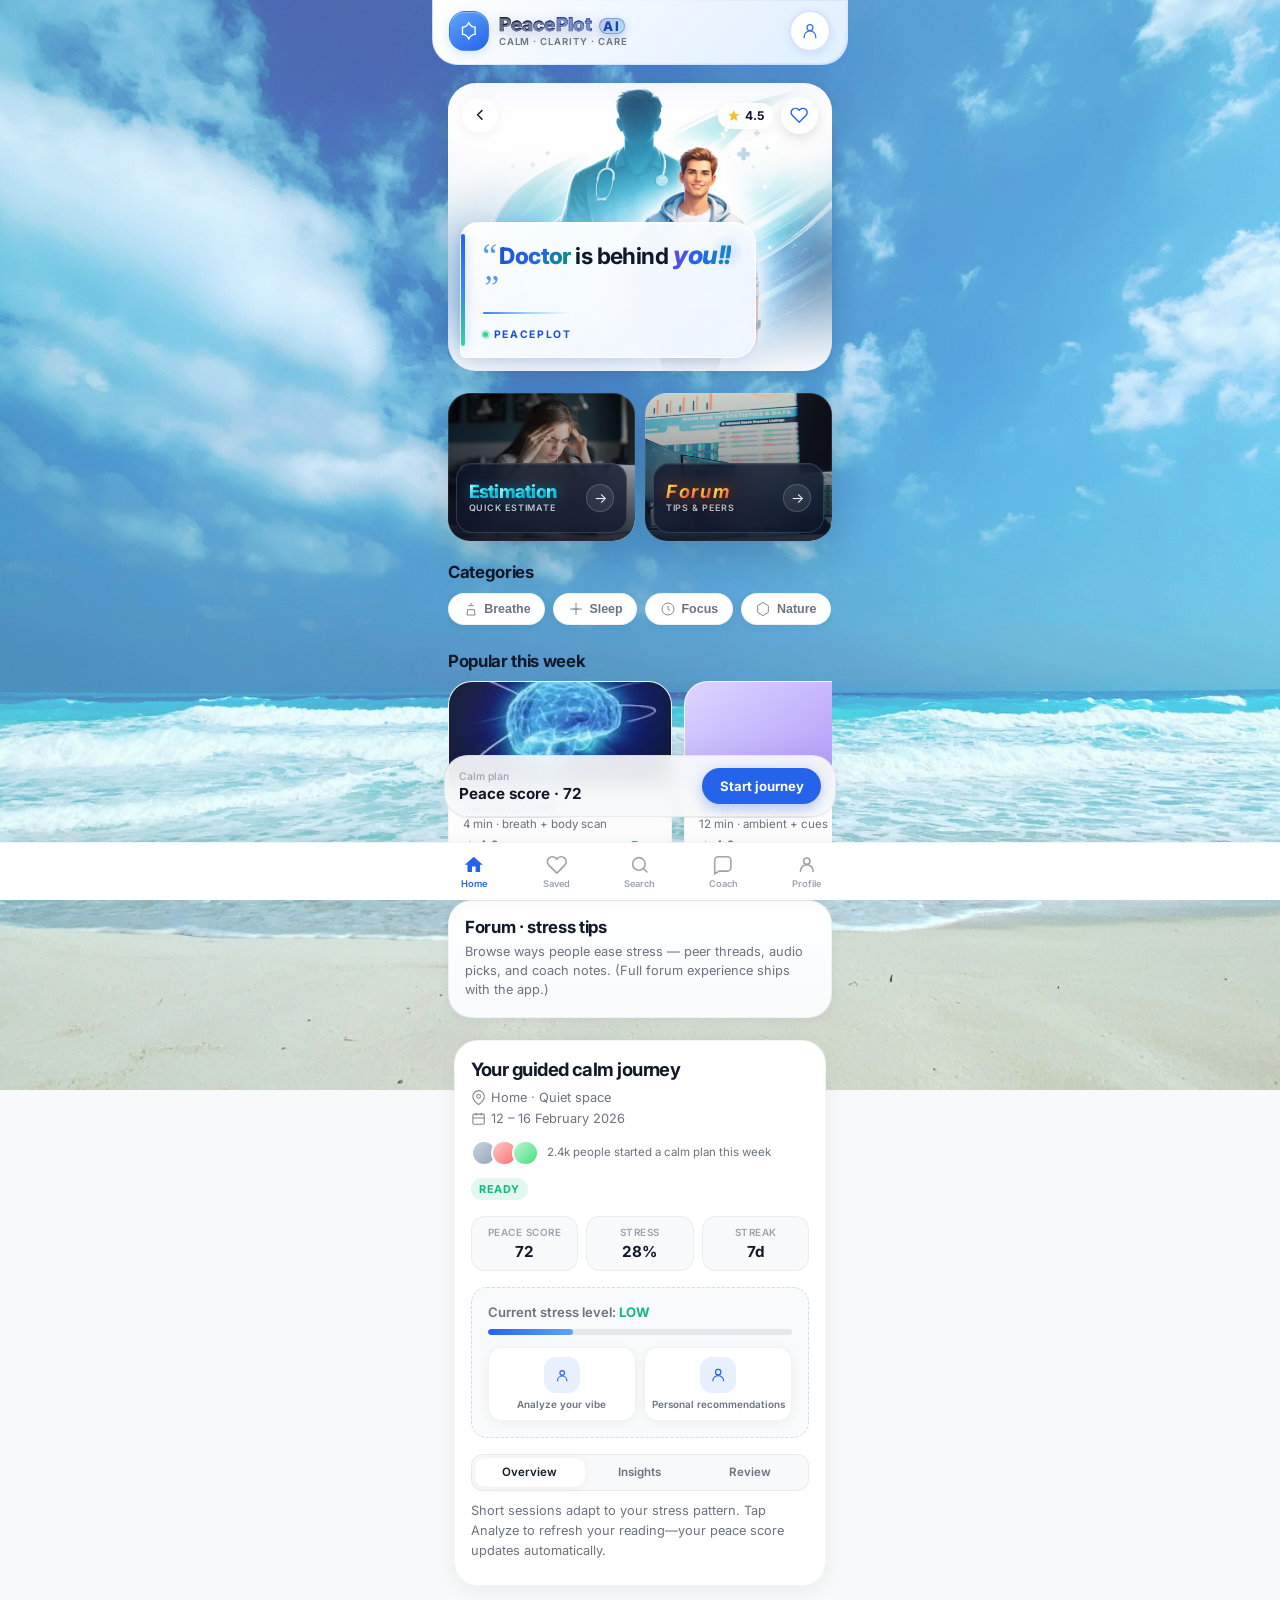
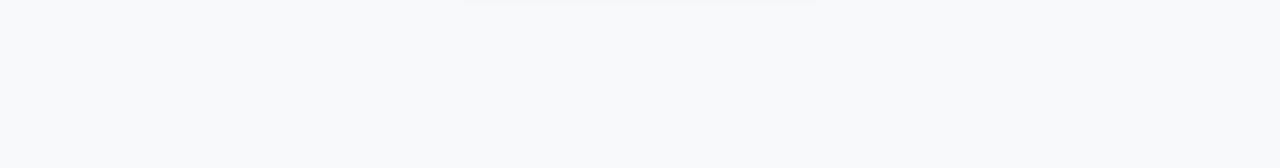
<file: blue-white/index.html>
<!DOCTYPE html>
<html lang="en">
<head>
  <meta charset="UTF-8" />
  <meta name="viewport" content="width=device-width, initial-scale=1, viewport-fit=cover" />
  <meta name="color-scheme" content="light" />
  <meta name="theme-color" content="#F8F9FA" />
  <title>PeacePlot</title>
  <link rel="preconnect" href="https://fonts.googleapis.com" />
  <link rel="preconnect" href="https://fonts.gstatic.com" crossorigin />
  <link href="https://fonts.googleapis.com/css2?family=Inter:wght@400;500;600;700&display=swap" rel="stylesheet" />
  <style>
    :root {
      --bg: #f8f9fa;
      --surface: #ffffff;
      --ink: #111827;
      --muted: #6b7280;
      --muted2: #9ca3af;
      --primary: #2563eb;
      --primary-hover: #1d4ed8;
      --primary-soft: rgba(37, 99, 235, 0.1);
      --success: #10b981;
      --success-bg: rgba(16, 185, 129, 0.12);
      --star: #fbbf24;
      --shadow: 0 4px 24px rgba(17, 24, 39, 0.06);
      --shadow-sm: 0 2px 12px rgba(17, 24, 39, 0.05);
      --radius: 24px;
      --radius-lg: 28px;
      --nav-h: 5.25rem;
      --safe-bottom: env(safe-area-inset-bottom, 0px);
      --page-bg-image: url("assets/nour-elhakim-CsiFAKKBwUc-unsplash.jpg");
      font-family: Inter, system-ui, -apple-system, sans-serif;
    }

    *, *::before, *::after { box-sizing: border-box; }

    body {
      margin: 0;
      min-height: 100dvh;
      color: var(--ink);
      background-color: var(--bg);
      background-image:
        linear-gradient(rgba(248, 249, 250, 0.3), rgba(248, 249, 250, 0.3)),
        var(--page-bg-image);
      background-size: cover;
      background-position: center;
      background-repeat: no-repeat;
      background-attachment: fixed;
      -webkit-font-smoothing: antialiased;
    }

    .shell {
      max-width: 26rem;
      margin: 0 auto;
      padding: 0.85rem 1rem calc(var(--nav-h) + var(--safe-bottom) + 1rem);
    }

    /* Site header (PeacePlot AI + profile menu) */
    .site-header {
      display: flex;
      align-items: center;
      justify-content: space-between;
      gap: 0.75rem;
      margin-bottom: 0;
    }

    .brand-lockup {
      display: flex;
      align-items: center;
      gap: 0.6rem;
      min-width: 0;
      text-decoration: none;
      color: inherit;
    }

    .brand-logo {
      width: 2.5rem;
      height: 2.5rem;
      flex-shrink: 0;
      border-radius: 16px;
      background: linear-gradient(145deg, #60a5fa 0%, var(--primary) 100%);
      border: 1px solid rgba(37, 99, 235, 0.22);
      display: flex;
      align-items: center;
      justify-content: center;
      box-shadow:
        0 2px 10px rgba(37, 99, 235, 0.18),
        inset 0 1px 0 rgba(255, 255, 255, 0.35);
    }

    .brand-logo svg {
      width: 1.35rem;
      height: 1.35rem;
      color: #fff;
    }

    .brand-text { min-width: 0; }

    .brand-text strong {
      display: block;
      font-size: 1.18rem;
      font-weight: 800;
      letter-spacing: 0.01em;
      line-height: 1.06;
      color: var(--ink);
    }

    .brand-titlefx {
      display: inline-block;
      background-image: linear-gradient(110deg, #020617 0%, #1e3a8a 20%, #1d4ed8 42%, #0ea5e9 60%, #2563eb 80%, #020617 100%);
      background-size: 300% 100%;
      background-position: 0% 50%;
      -webkit-background-clip: text;
      background-clip: text;
      color: transparent;
      -webkit-text-fill-color: transparent;
      -webkit-text-stroke: 0.45px rgba(2, 6, 23, 0.35);
      text-shadow:
        0 1px 0 rgba(255, 255, 255, 0.42),
        0 4px 14px rgba(30, 58, 138, 0.3);
      animation:
        brand-calm-flow 4.2s linear infinite,
        brand-title-glow 2.6s ease-in-out infinite;
    }

    .brand-titlefx__ai {
      display: inline-block;
      margin-left: 0.16em;
      padding: 0.06em 0.36em 0.05em;
      border-radius: 999px;
      font-size: 0.7em;
      letter-spacing: 0.1em;
      font-weight: 800;
      text-transform: uppercase;
      background: linear-gradient(120deg, rgba(30, 64, 175, 0.26), rgba(14, 165, 233, 0.3));
      color: #1e40af;
      -webkit-text-fill-color: #1e40af;
      box-shadow:
        inset 0 0 0 1px rgba(30, 64, 175, 0.35),
        0 3px 10px rgba(30, 64, 175, 0.24);
      animation:
        brand-ai-breathe 2.1s ease-in-out infinite,
        brand-ai-shift 3.6s linear infinite;
    }

    @keyframes brand-calm-flow {
      0%,
      100% { background-position: 0% 50%; }
      50% { background-position: 100% 50%; }
    }

    @keyframes brand-ai-breathe {
      0%,
      100% { box-shadow: inset 0 0 0 1px rgba(37, 99, 235, 0.26), 0 2px 8px rgba(37, 99, 235, 0.15); }
      50% { box-shadow: inset 0 0 0 1px rgba(16, 185, 129, 0.42), 0 3px 10px rgba(16, 185, 129, 0.18); }
    }

    @keyframes brand-title-glow {
      0%,
      100% { filter: saturate(100%) brightness(100%); }
      50% { filter: saturate(122%) brightness(108%); }
    }

    @keyframes brand-ai-shift {
      0%,
      100% { transform: translateY(0); }
      50% { transform: translateY(-1px); }
    }

    .brand-text small {
      display: block;
      font-size: 0.6rem;
      font-weight: 600;
      text-transform: uppercase;
      letter-spacing: 0.1em;
      color: var(--muted);
      margin-top: 0.08rem;
    }

    .profile-wrap {
      position: relative;
      flex-shrink: 0;
    }

    .profile-trigger {
      width: 2.65rem;
      height: 2.65rem;
      padding: 0;
      border: 2px solid rgba(37, 99, 235, 0.2);
      border-radius: 50%;
      cursor: pointer;
      background: linear-gradient(180deg, #fff 0%, #f0f7ff 100%);
      overflow: hidden;
      box-shadow: 0 2px 10px rgba(37, 99, 235, 0.12);
    }

    .profile-trigger img {
      width: 100%;
      height: 100%;
      object-fit: cover;
      display: block;
    }

    .profile-trigger .avatar-fallback {
      width: 100%;
      height: 100%;
      display: flex;
      align-items: center;
      justify-content: center;
      color: var(--primary);
    }

    .profile-trigger .avatar-fallback svg {
      width: 52%;
      height: 52%;
      opacity: 0.92;
    }

    .profile-trigger .avatar-letter {
      font-size: 0.9rem;
      font-weight: 700;
      color: var(--primary);
    }

    .profile-trigger[aria-expanded="true"] {
      border-color: var(--primary);
      box-shadow: 0 0 0 3px rgba(37, 99, 235, 0.18);
    }

    .profile-dropdown {
      position: absolute;
      top: calc(100% + 0.45rem);
      right: 0;
      min-width: 13.75rem;
      padding: 0.45rem;
      border-radius: 18px;
      background: rgba(255, 255, 255, 0.97);
      backdrop-filter: blur(20px) saturate(140%);
      -webkit-backdrop-filter: blur(20px) saturate(140%);
      border: 1px solid rgba(37, 99, 235, 0.12);
      box-shadow:
        var(--shadow),
        0 16px 40px rgba(17, 24, 39, 0.1);
      opacity: 0;
      visibility: hidden;
      transform: translateY(-6px);
      transition: opacity 0.2s ease, transform 0.2s ease, visibility 0.2s;
      z-index: 111;
    }

    .profile-dropdown.open {
      opacity: 1;
      visibility: visible;
      transform: translateY(0);
    }

    .profile-dropdown__top {
      padding: 0.35rem 0.4rem 0.65rem;
      margin-bottom: 0.2rem;
      border-bottom: 1px solid #e5e7eb;
    }

    .profile-dropdown__signin {
      display: flex;
      align-items: center;
      justify-content: center;
      width: 100%;
      padding: 0.62rem 1rem;
      border: none;
      border-radius: 999px;
      background: var(--primary);
      color: #fff !important;
      font: inherit;
      font-size: 0.84rem;
      font-weight: 700;
      cursor: pointer;
      box-shadow: 0 4px 14px rgba(37, 99, 235, 0.3);
    }

    .profile-dropdown__signin:hover {
      background: var(--primary-hover);
      color: #fff !important;
    }

    .profile-dropdown__signin:focus-visible {
      outline: 2px solid var(--primary);
      outline-offset: 2px;
    }

    .profile-dropdown__top--name {
      border-bottom: 1px solid #e5e7eb;
      padding: 0.5rem 0.5rem 0.7rem;
      margin-bottom: 0.2rem;
    }

    .profile-dropdown__top--name strong {
      display: block;
      font-size: 0.95rem;
      font-weight: 700;
      color: var(--ink);
      letter-spacing: -0.02em;
      line-height: 1.25;
    }

    .profile-dropdown__signout {
      margin-top: 0.15rem;
      padding-top: 0.35rem;
      border-top: 1px solid #e5e7eb;
    }

    .profile-dropdown__signout button {
      color: var(--muted);
    }

    .profile-dropdown__watermark {
      margin: 0.35rem 0.25rem 0.15rem;
      padding: 0;
      font-size: 0.62rem;
      font-weight: 600;
      letter-spacing: 0.12em;
      text-transform: uppercase;
      color: var(--muted2);
      text-align: right;
    }

    .profile-dropdown button:not(.profile-dropdown__signin),
    .profile-dropdown a {
      display: flex;
      align-items: center;
      gap: 0.5rem;
      width: 100%;
      padding: 0.55rem 0.65rem;
      border: none;
      border-radius: 10px;
      background: transparent;
      color: var(--muted);
      font: inherit;
      font-size: 0.82rem;
      font-weight: 500;
      text-align: left;
      text-decoration: none;
      cursor: pointer;
    }

    .profile-dropdown button:not(.profile-dropdown__signin):hover,
    .profile-dropdown a:hover {
      background: var(--primary-soft);
      color: var(--ink);
    }

    .profile-dropdown__signout button:not(.profile-dropdown__signin):hover {
      color: #b91c1c;
      background: rgba(185, 28, 28, 0.06);
    }

    .profile-dropdown svg {
      width: 1.1rem;
      height: 1.1rem;
      flex-shrink: 0;
      opacity: 0.85;
    }

    .menu-backdrop {
      position: fixed;
      inset: 0;
      z-index: 100;
      background: transparent;
      display: none;
    }

    .menu-backdrop.on {
      display: block;
    }

    .icon-btn {
      width: 2.5rem;
      height: 2.5rem;
      border: none;
      border-radius: 50%;
      background: var(--surface);
      box-shadow: var(--shadow-sm);
      display: flex;
      align-items: center;
      justify-content: center;
      cursor: pointer;
      color: var(--ink);
      flex-shrink: 0;
    }

    .icon-btn svg { width: 1.25rem; height: 1.25rem; }

    /* Highlighted header strip */
    .header-slab {
      margin: -0.85rem -1rem 1.15rem;
      padding: calc(0.62rem + env(safe-area-inset-top, 0px)) 1rem 0.72rem;
      background: linear-gradient(135deg, #ffffff 0%, #f0f7ff 42%, #e0efff 100%);
      border-radius: 0 0 26px 26px;
      border: 1px solid rgba(37, 99, 235, 0.14);
      border-top: none;
      box-shadow:
        0 4px 6px rgba(37, 99, 235, 0.04),
        0 18px 40px -8px rgba(37, 99, 235, 0.14);
      position: sticky;
      top: 0;
      z-index: 120;
      backdrop-filter: blur(6px) saturate(120%);
      -webkit-backdrop-filter: blur(6px) saturate(120%);
    }

    .header-slab::before {
      content: "";
      position: absolute;
      inset: 0;
      border-radius: inherit;
      padding: 1px;
      background: linear-gradient(135deg, rgba(255, 255, 255, 0.9), rgba(59, 130, 246, 0.15));
      -webkit-mask: linear-gradient(#fff 0 0) content-box, linear-gradient(#fff 0 0);
      mask: linear-gradient(#fff 0 0) content-box, linear-gradient(#fff 0 0);
      -webkit-mask-composite: xor;
      mask-composite: exclude;
      pointer-events: none;
      opacity: 0.85;
    }

    .header-slab .site-header {
      margin-bottom: 0;
      position: relative;
      z-index: 1;
    }

    .header-slab .brand-logo {
      box-shadow:
        0 2px 8px rgba(37, 99, 235, 0.2),
        0 0 0 3px rgba(255, 255, 255, 0.95),
        inset 0 1px 0 rgba(255, 255, 255, 0.35);
    }

    .header-slab .profile-trigger {
      background: rgba(255, 255, 255, 0.95);
      border-color: rgba(37, 99, 235, 0.18);
      box-shadow:
        0 2px 8px rgba(37, 99, 235, 0.12),
        0 0 0 1px rgba(255, 255, 255, 0.8) inset;
    }

    /* Hero reference image + motto */
    .hero-motto {
      position: relative;
      border-radius: var(--radius-lg);
      overflow: hidden;
      aspect-ratio: 4 / 3;
      margin: 0 0 1.35rem;
      box-shadow:
        0 8px 32px rgba(17, 24, 39, 0.12),
        0 2px 8px rgba(17, 24, 39, 0.06);
    }

    .hero-motto__bg {
      width: 100%;
      height: 100%;
      object-fit: cover;
      object-position: 48% 28%;
      display: block;
    }

    .hero-motto__gradient {
      position: absolute;
      inset: 0;
      background:
        linear-gradient(
          to top,
          rgba(248, 250, 252, 0.97) 0%,
          rgba(248, 250, 252, 0.55) 22%,
          rgba(255, 255, 255, 0.15) 48%,
          transparent 62%
        ),
        linear-gradient(
          135deg,
          rgba(255, 255, 255, 0.45) 0%,
          rgba(255, 255, 255, 0.06) 38%,
          transparent 55%
        );
      pointer-events: none;
    }

    .hero-motto__top {
      position: absolute;
      top: 0.85rem;
      left: 0.85rem;
      right: 0.85rem;
      display: flex;
      justify-content: space-between;
      align-items: flex-start;
      pointer-events: none;
      z-index: 2;
    }

    .hero-motto__top .pill-dark {
      pointer-events: auto;
    }

    .hero-motto__heart {
      width: 2.35rem;
      height: 2.35rem;
      border-radius: 50%;
      background: rgba(255, 255, 255, 0.92);
      border: none;
      display: flex;
      align-items: center;
      justify-content: center;
      cursor: pointer;
      box-shadow: 0 4px 14px rgba(0, 0, 0, 0.12);
      color: var(--primary);
      pointer-events: auto;
    }

    .hero-motto__heart svg {
      width: 1.15rem;
      height: 1.15rem;
    }

    .hero-motto__text-wrap {
      position: absolute;
      left: 0.75rem;
      right: auto;
      bottom: 0.85rem;
      top: auto;
      z-index: 2;
      max-width: min(18.5rem, 92%);
      display: flex;
      flex-direction: column;
      align-items: flex-start;
      justify-content: flex-end;
      text-align: left;
      pointer-events: none;
    }

    .hero-motto__glass {
      position: relative;
      display: inline-block;
      max-width: 100%;
      padding: 0.95rem 1.15rem 0.95rem 1.35rem;
      border-radius: 18px 22px 22px 6px;
      background: linear-gradient(145deg, rgba(255, 255, 255, 0.97) 0%, rgba(239, 246, 255, 0.92) 100%);
      backdrop-filter: blur(14px) saturate(160%);
      -webkit-backdrop-filter: blur(14px) saturate(160%);
      border: 1px solid rgba(255, 255, 255, 0.98);
      box-shadow:
        0 10px 36px rgba(37, 99, 235, 0.14),
        0 2px 12px rgba(15, 23, 42, 0.07),
        inset 0 1px 0 rgba(255, 255, 255, 0.9);
    }

    .hero-motto__glass::before {
      content: "";
      position: absolute;
      left: 0;
      top: 0.65rem;
      bottom: 0.65rem;
      width: 4px;
      border-radius: 4px;
      background: linear-gradient(180deg, #2563eb 0%, #3b82f6 45%, #34d399 100%);
      box-shadow: 0 0 12px rgba(37, 99, 235, 0.35);
    }

    .hero-motto__glass::after {
      content: "";
      position: absolute;
      right: 0.65rem;
      top: 0.65rem;
      width: 2.25rem;
      height: 2.25rem;
      border-radius: 50%;
      background: radial-gradient(circle, rgba(59, 130, 246, 0.18) 0%, transparent 70%);
      pointer-events: none;
    }

    .hero-motto__motto {
      margin: 0;
      font-size: clamp(1.08rem, 3.9vw, 1.42rem);
      font-weight: 700;
      line-height: 1.35;
      letter-spacing: -0.025em;
      color: #0f172a;
    }

    .hero-motto__motto .hero-motto__q {
      font-family: Georgia, "Times New Roman", serif;
      font-size: 1.45em;
      line-height: 0;
      font-weight: 400;
      color: #3b82f6;
      opacity: 0.85;
      vertical-align: -0.08em;
    }

    .hero-motto__motto .hero-motto__q--open {
      margin-right: 0.08em;
    }

    .hero-motto__motto .hero-motto__q--close {
      margin-left: 0.06em;
    }

    .hero-motto__motto strong {
      font-weight: 800;
      background: linear-gradient(120deg, #1d4ed8 0%, #2563eb 50%, #059669 100%);
      -webkit-background-clip: text;
      background-clip: text;
      -webkit-text-fill-color: transparent;
      color: transparent;
    }

    .hero-motto__you {
      font-weight: 800;
      font-style: italic;
      font-size: 1.12em;
      letter-spacing: -0.02em;
      background: linear-gradient(115deg, #7c3aed 0%, #2563eb 42%, #0891b2 100%);
      -webkit-background-clip: text;
      background-clip: text;
      -webkit-text-fill-color: transparent;
      color: transparent;
      text-shadow: none;
      padding: 0 0.02em;
    }

    .hero-motto__rule {
      height: 2px;
      margin: 0.55rem 0 0.45rem;
      max-width: 5.5rem;
      border-radius: 2px;
      background: linear-gradient(90deg, #2563eb, #93c5fd, transparent);
      opacity: 0.85;
    }

    .hero-motto__accent {
      display: inline-flex;
      align-items: center;
      gap: 0.35rem;
      margin-top: 0;
      font-size: 0.65rem;
      font-weight: 700;
      letter-spacing: 0.16em;
      text-transform: uppercase;
      color: #1d4ed8;
    }

    .hero-motto__accent::before {
      content: "";
      width: 0.35rem;
      height: 0.35rem;
      border-radius: 50%;
      background: #34d399;
      box-shadow: 0 0 0 2px rgba(52, 211, 153, 0.35);
    }

    .hero-motto__pills {
      display: flex;
      align-items: center;
      gap: 0.45rem;
    }

    /* Primary actions — identical chrome; only background photo differs */
    .hero-actions {
      display: grid;
      grid-template-columns: 1fr 1fr;
      gap: 0.65rem;
      align-items: stretch;
      margin: 0 0 1.35rem;
    }

    .hero-action {
      --tile-radius: 22px;
      --hero-fg: #fff;
      position: relative;
      display: flex;
      flex-direction: column;
      justify-content: flex-end;
      align-items: stretch;
      padding: 0.5rem;
      min-height: clamp(7.75rem, 30vw, 9.25rem);
      height: 100%;
      border: none;
      border-radius: var(--tile-radius);
      cursor: pointer;
      text-align: left;
      font: inherit;
      overflow: hidden;
      color: var(--hero-fg);
      background-size: cover;
      background-position: center center;
      background-repeat: no-repeat;
      box-shadow:
        0 14px 40px rgba(15, 23, 42, 0.2),
        0 0 0 1px rgba(255, 255, 255, 0.14) inset;
      transition: transform 0.2s ease, box-shadow 0.2s ease;
    }

    /* Same read legibility scrim on both tiles */
    .hero-action::before {
      content: "";
      position: absolute;
      inset: 0;
      border-radius: inherit;
      pointer-events: none;
      background: linear-gradient(
        to top,
        rgba(15, 23, 42, 0.88) 0%,
        rgba(15, 23, 42, 0.35) 52%,
        rgba(15, 23, 42, 0.12) 100%
      );
      z-index: 0;
    }

    .hero-action::after {
      content: "";
      position: absolute;
      inset: 0;
      border-radius: inherit;
      pointer-events: none;
      opacity: 0;
      transition: opacity 0.2s ease;
      background: radial-gradient(100% 70% at 50% 0%, rgba(255, 255, 255, 0.18) 0%, transparent 55%);
      z-index: 0;
    }

    .hero-action:hover {
      transform: translateY(-2px);
      box-shadow:
        0 20px 48px rgba(15, 23, 42, 0.26),
        0 0 0 1px rgba(255, 255, 255, 0.2) inset;
    }

    .hero-action:hover::after {
      opacity: 1;
    }

    .hero-action:active {
      transform: translateY(0) scale(0.99);
    }

    .hero-action:focus-visible {
      outline: 2px solid var(--primary);
      outline-offset: 3px;
    }

    /* Estimate stress — bundled hero art */
    .hero-action--stress {
      background-color: #1e293b;
      background-image: url("assets/hero-cta-stress.png");
      background-position: center 38%;
    }

    /* Forum & tips — analytics / data hub art */
    .hero-action--forum {
      background-color: #0f172a;
      background-image: url("assets/hero-cta-forum.png");
      background-position: center 42%;
    }

    .hero-action__glass {
      position: relative;
      z-index: 1;
      display: flex;
      flex-direction: row;
      align-items: center;
      justify-content: space-between;
      gap: 0.55rem;
      box-sizing: border-box;
      height: 4.35rem;
      min-height: 4.35rem;
      max-height: 4.35rem;
      padding: 0.56rem 0.72rem 0.58rem;
      border-radius: 16px;
      /* Neutral frosted panel — matches dark scrim on photos, not a separate “highlight” */
      background: rgba(15, 23, 42, 0.78);
      backdrop-filter: blur(12px) saturate(115%);
      -webkit-backdrop-filter: blur(12px) saturate(115%);
      border: 1px solid rgba(255, 255, 255, 0.14);
      box-shadow:
        0 4px 20px rgba(0, 0, 0, 0.18),
        inset 0 1px 0 rgba(255, 255, 255, 0.06);
    }

    .hero-action__titlestack {
      flex: 1;
      min-width: 0;
      display: flex;
      flex-direction: column;
      align-items: flex-start;
      justify-content: center;
      gap: 0.12rem;
      text-align: left;
      min-height: 0;
    }

    .hero-action__word {
      margin: 0;
      line-height: 1.05;
      white-space: nowrap;
    }

    .hero-action__letter {
      display: inline-block;
      font-size: 1.14rem;
      font-weight: 800;
      line-height: 1;
      -webkit-font-smoothing: antialiased;
      backface-visibility: hidden;
    }

    /* Water — Estimation: gradient sweep (linear = smooth loop) + separate float (eased) */
    .hero-action--stress .hero-action__letter {
      letter-spacing: -0.02em;
      margin-right: -0.02em;
      background-image: linear-gradient(
        125deg,
        #ecfeff 0%,
        #a5f3fc 12%,
        #22d3ee 28%,
        #06b6d4 42%,
        #67e8f9 58%,
        #22d3ee 72%,
        #cffafe 88%,
        #f0fdfa 100%
      );
      background-size: 280% 100%;
      background-clip: text;
      -webkit-background-clip: text;
      color: transparent;
      -webkit-text-fill-color: transparent;
      animation:
        hero-water-bg 5.2s linear infinite,
        hero-water-float 3.1s cubic-bezier(0.37, 0, 0.63, 1) infinite;
      filter: drop-shadow(0 0 6px rgba(34, 211, 238, 0.45)) drop-shadow(0 1px 2px rgba(0, 0, 0, 0.4));
    }

    @keyframes hero-water-bg {
      0%,
      100% {
        background-position: 0% 50%;
      }
      50% {
        background-position: 100% 50%;
      }
    }

    @keyframes hero-water-float {
      0%,
      100% {
        transform: translate3d(0, 0, 0);
      }
      50% {
        transform: translate3d(0, -1.5px, 0);
      }
    }

    .hero-action--stress .hero-action__letter:nth-child(1) { animation-delay: 0s; }
    .hero-action--stress .hero-action__letter:nth-child(2) { animation-delay: 0.06s; }
    .hero-action--stress .hero-action__letter:nth-child(3) { animation-delay: 0.12s; }
    .hero-action--stress .hero-action__letter:nth-child(4) { animation-delay: 0.18s; }
    .hero-action--stress .hero-action__letter:nth-child(5) { animation-delay: 0.24s; }
    .hero-action--stress .hero-action__letter:nth-child(6) { animation-delay: 0.3s; }
    .hero-action--stress .hero-action__letter:nth-child(7) { animation-delay: 0.36s; }
    .hero-action--stress .hero-action__letter:nth-child(8) { animation-delay: 0.42s; }
    .hero-action--stress .hero-action__letter:nth-child(9) { animation-delay: 0.48s; }
    .hero-action--stress .hero-action__letter:nth-child(10) { animation-delay: 0.54s; }

    /* Fire — Forum: separate sweep + float/scale so easing doesn’t fight the shimmer */
    .hero-action--forum .hero-action__letter {
      font-style: italic;
      font-weight: 700;
      letter-spacing: 0.06em;
      margin-right: 0.04em;
      background-image: linear-gradient(
        130deg,
        #fffbeb 0%,
        #fde047 14%,
        #fb923c 32%,
        #ef4444 48%,
        #f97316 62%,
        #fbbf24 78%,
        #fef3c7 100%
      );
      background-size: 260% 100%;
      background-clip: text;
      -webkit-background-clip: text;
      color: transparent;
      -webkit-text-fill-color: transparent;
      animation:
        hero-fire-bg 3.6s linear infinite,
        hero-fire-float 2.85s cubic-bezier(0.37, 0, 0.63, 1) infinite;
      filter:
        drop-shadow(0 0 8px rgba(251, 146, 60, 0.55))
        drop-shadow(0 0 14px rgba(239, 68, 68, 0.35))
        drop-shadow(0 1px 2px rgba(0, 0, 0, 0.45));
    }

    @keyframes hero-fire-bg {
      0%,
      100% {
        background-position: 0% 50%;
      }
      50% {
        background-position: 100% 50%;
      }
    }

    @keyframes hero-fire-float {
      0%,
      100% {
        transform: translate3d(0, 0, 0) scale(1);
      }
      50% {
        transform: translate3d(0, -1.5px, 0) scale(1.04);
      }
    }

    .hero-action--forum .hero-action__letter:nth-child(1) { animation-delay: 0s; }
    .hero-action--forum .hero-action__letter:nth-child(2) { animation-delay: 0.07s; }
    .hero-action--forum .hero-action__letter:nth-child(3) { animation-delay: 0.14s; }
    .hero-action--forum .hero-action__letter:nth-child(4) { animation-delay: 0.21s; }
    .hero-action--forum .hero-action__letter:nth-child(5) { animation-delay: 0.28s; }

    .hero-action__hint {
      margin: 0;
      font-size: 0.56rem;
      font-weight: 600;
      letter-spacing: 0.1em;
      text-transform: uppercase;
      line-height: 1.15;
      color: rgba(203, 213, 225, 0.92);
      text-shadow: 0 1px 2px rgba(0, 0, 0, 0.25);
      white-space: nowrap;
      overflow: hidden;
      text-overflow: ellipsis;
      width: 100%;
      max-width: 100%;
    }

    .hero-action__chev {
      flex-shrink: 0;
      display: flex;
      align-items: center;
      justify-content: center;
      width: 1.75rem;
      height: 1.75rem;
      border-radius: 50%;
      font-size: 0.88rem;
      line-height: 1;
      color: rgba(255, 255, 255, 0.92);
      background: rgba(255, 255, 255, 0.08);
      border: 1px solid rgba(255, 255, 255, 0.18);
      box-shadow: none;
    }

    @media (prefers-reduced-motion: reduce) {
      .hero-action,
      .hero-action::after {
        transition: none;
      }
      .brand-titlefx,
      .brand-titlefx__ai {
        animation: none;
      }
      .hero-action:hover {
        transform: none;
      }
      .hero-action--stress .hero-action__letter,
      .hero-action--forum .hero-action__letter {
        animation: none;
        transform: none;
      }
      .hero-action--stress .hero-action__letter {
        background: none;
        color: #ecfeff;
        -webkit-text-fill-color: #ecfeff;
        filter: drop-shadow(0 1px 2px rgba(0, 0, 0, 0.4));
      }
      .hero-action--forum .hero-action__letter {
        background: none;
        color: #ffedd5;
        -webkit-text-fill-color: #ffedd5;
        filter: drop-shadow(0 1px 2px rgba(0, 0, 0, 0.4));
      }
    }

    /* Forum teaser (scroll target) */
    .forum-teaser {
      margin-bottom: 1.35rem;
      padding: 1rem 1rem 1.1rem;
      background: linear-gradient(180deg, #fff 0%, #f8fafc 100%);
      border-radius: var(--radius);
      border: 1px solid rgba(0, 0, 0, 0.05);
      box-shadow: var(--shadow-sm);
    }

    .forum-teaser .section-label {
      margin-bottom: 0.35rem;
    }

    .forum-teaser__lead {
      margin: 0.35rem 0 0;
      font-size: 0.8rem;
      line-height: 1.5;
      color: var(--muted);
    }

    #forum {
      scroll-margin-top: 0.75rem;
    }

    /* Chips */
    .section-label {
      margin: 0 0 0.65rem;
      font-size: 1.05rem;
      font-weight: 700;
      letter-spacing: -0.02em;
    }

    .chips {
      display: flex;
      gap: 0.5rem;
      overflow-x: auto;
      padding-bottom: 0.35rem;
      margin-bottom: 1.25rem;
      scrollbar-width: none;
    }

    .chips::-webkit-scrollbar { display: none; }

    .chip {
      flex: 0 0 auto;
      display: inline-flex;
      align-items: center;
      gap: 0.35rem;
      padding: 0.45rem 0.85rem;
      border-radius: 999px;
      background: var(--surface);
      border: 1px solid rgba(0, 0, 0, 0.06);
      font-size: 0.78rem;
      font-weight: 600;
      color: var(--muted);
      cursor: pointer;
      box-shadow: var(--shadow-sm);
    }

    .chip svg { width: 1rem; height: 1rem; opacity: 0.85; }

    /* Popular cards */
    .popular-scroll {
      display: flex;
      gap: 0.75rem;
      overflow-x: auto;
      padding-bottom: 0.5rem;
      margin-bottom: 1.5rem;
      scrollbar-width: none;
    }

    .popular-scroll::-webkit-scrollbar { display: none; }

    .pop-card {
      flex: 0 0 min(72%, 14rem);
      border-radius: var(--radius);
      background: var(--surface);
      overflow: hidden;
      box-shadow: var(--shadow);
      border: 1px solid rgba(0, 0, 0, 0.04);
    }

    .pop-card__img {
      height: 6.5rem;
      background: linear-gradient(145deg, #bfdbfe 0%, #93c5fd 40%, #60a5fa 100%);
      position: relative;
    }

    .pop-card__img img {
      width: 100%;
      height: 100%;
      object-fit: cover;
      opacity: 0.85;
    }

    .pop-card__body { padding: 0.65rem 0.85rem 0.85rem; }

    .pop-card__title {
      margin: 0;
      font-size: 0.88rem;
      font-weight: 700;
      letter-spacing: -0.02em;
    }

    .pop-card__sub {
      margin: 0.2rem 0 0;
      font-size: 0.72rem;
      color: var(--muted);
    }

    .pop-card__row {
      display: flex;
      align-items: center;
      justify-content: space-between;
      margin-top: 0.45rem;
    }

    .pop-card__stars {
      display: inline-flex;
      align-items: center;
      gap: 0.2rem;
      font-size: 0.72rem;
      font-weight: 600;
      color: var(--muted);
    }

    .pop-card__stars svg {
      width: 0.85rem;
      height: 0.85rem;
      color: var(--star);
      fill: var(--star);
    }

    .pop-card__tag {
      font-size: 0.75rem;
      font-weight: 700;
      color: var(--primary);
    }

    /* Hero detail */
    .hero-block { margin-bottom: 1rem; }

    .hero-visual {
      position: relative;
      border-radius: var(--radius-lg);
      overflow: hidden;
      aspect-ratio: 4 / 3;
      box-shadow: var(--shadow);
    }

    .hero-visual img {
      width: 100%;
      height: 100%;
      object-fit: cover;
      display: block;
    }

    .hero-visual__overlay {
      position: absolute;
      inset: 0;
      background: linear-gradient(to bottom, rgba(0, 0, 0, 0.15) 0%, transparent 45%);
      pointer-events: none;
    }

    .hero-visual__top {
      position: absolute;
      top: 0.75rem;
      left: 0.75rem;
      right: 0.75rem;
      display: flex;
      justify-content: space-between;
      align-items: flex-start;
      pointer-events: none;
    }

    .pill-dark {
      width: 2.25rem;
      height: 2.25rem;
      border-radius: 50%;
      background: rgba(255, 255, 255, 0.92);
      display: flex;
      align-items: center;
      justify-content: center;
      box-shadow: var(--shadow-sm);
      pointer-events: auto;
      border: none;
      cursor: pointer;
      color: var(--ink);
    }

    .pill-dark svg { width: 1.1rem; height: 1.1rem; }

    .rating-pill {
      display: inline-flex;
      align-items: center;
      gap: 0.25rem;
      padding: 0.35rem 0.6rem;
      border-radius: 999px;
      background: rgba(255, 255, 255, 0.95);
      font-size: 0.75rem;
      font-weight: 700;
      color: var(--ink);
      box-shadow: var(--shadow-sm);
    }

    .rating-pill svg {
      width: 0.85rem;
      height: 0.85rem;
      color: var(--star);
      fill: var(--star);
    }

    .overlap-card {
      position: relative;
      z-index: 2;
      margin: 0 0.35rem 0;
      padding: 1.1rem 1rem 1rem;
      background: var(--surface);
      border-radius: var(--radius);
      box-shadow: var(--shadow);
      border: 1px solid rgba(0, 0, 0, 0.04);
    }

    .overlap-card h2 {
      margin: 0;
      font-size: 1.15rem;
      font-weight: 700;
      letter-spacing: -0.03em;
      line-height: 1.25;
    }

    .meta-row {
      display: flex;
      align-items: center;
      gap: 0.35rem;
      margin-top: 0.55rem;
      font-size: 0.8rem;
      color: var(--muted);
    }

    .meta-row svg {
      width: 0.95rem;
      height: 0.95rem;
      flex-shrink: 0;
      opacity: 0.85;
    }

    .meta-row + .meta-row { margin-top: 0.35rem; }

    .social-row {
      display: flex;
      align-items: center;
      gap: 0.5rem;
      margin-top: 0.85rem;
    }

    .avatars {
      display: flex;
      padding-left: 0.35rem;
    }

    .avatars span {
      width: 1.65rem;
      height: 1.65rem;
      border-radius: 50%;
      border: 2px solid #fff;
      margin-left: -0.35rem;
      background: linear-gradient(135deg, #cbd5e1, #94a3b8);
    }

    .avatars span:nth-child(2) { background: linear-gradient(135deg, #fecaca, #f87171); }
    .avatars span:nth-child(3) { background: linear-gradient(135deg, #bbf7d0, #4ade80); }

    .social-row p {
      margin: 0;
      font-size: 0.72rem;
      color: var(--muted);
      line-height: 1.35;
    }

    .badge-row {
      display: flex;
      align-items: center;
      gap: 0.5rem;
      margin-top: 0.75rem;
      flex-wrap: wrap;
    }

    .badge-green {
      display: inline-block;
      padding: 0.25rem 0.55rem;
      border-radius: 999px;
      font-size: 0.68rem;
      font-weight: 700;
      text-transform: uppercase;
      letter-spacing: 0.04em;
      background: var(--success-bg);
      color: var(--success);
    }

    /* Stats */
    .stats-grid {
      display: grid;
      grid-template-columns: repeat(3, 1fr);
      gap: 0.5rem;
      margin-top: 1rem;
    }

    .stat-cell {
      background: var(--bg);
      border-radius: 14px;
      padding: 0.55rem 0.45rem;
      text-align: center;
      border: 1px solid rgba(0, 0, 0, 0.05);
    }

    .stat-cell__label {
      font-size: 0.62rem;
      font-weight: 600;
      color: var(--muted2);
      text-transform: uppercase;
      letter-spacing: 0.05em;
    }

    .stat-cell__val {
      margin-top: 0.25rem;
      font-size: 0.95rem;
      font-weight: 700;
      color: var(--ink);
    }

    /* Stress card */
    .stress-card {
      margin-top: 1rem;
      padding: 1rem;
      background: #f9fafb;
      border-radius: 16px;
      border: 1px dashed rgba(37, 99, 235, 0.2);
    }

    .stress-card p {
      margin: 0 0 0.55rem;
      font-size: 0.82rem;
      font-weight: 600;
      color: var(--muted);
    }

    .stress-label { font-weight: 700; }

    .stress-label.lvl-low { color: var(--success); }
    .stress-label.lvl-med { color: #d97706; }
    .stress-label.lvl-high { color: #dc2626; }

    .bar-bg {
      height: 0.4rem;
      border-radius: 999px;
      background: #e5e7eb;
      overflow: hidden;
    }

    .bar-fill {
      height: 100%;
      width: 0%;
      border-radius: inherit;
      background: linear-gradient(90deg, var(--primary), #60a5fa);
      transition: width 0.75s cubic-bezier(0.22, 1, 0.36, 1);
    }

    @media (prefers-reduced-motion: reduce) {
      .bar-fill { transition: none; }
      .profile-dropdown { transition: none; }
    }

    .feature-row {
      display: grid;
      grid-template-columns: 1fr 1fr;
      gap: 0.5rem;
      margin-top: 0.75rem;
    }

    .feature-btn {
      display: flex;
      flex-direction: column;
      align-items: center;
      gap: 0.35rem;
      padding: 0.55rem 0.35rem;
      border: none;
      border-radius: 14px;
      background: var(--surface);
      cursor: pointer;
      font: inherit;
      color: var(--ink);
      box-shadow: var(--shadow-sm);
      border: 1px solid rgba(0, 0, 0, 0.05);
    }

    .feature-btn:active { transform: scale(0.98); }

    .feature-btn .ico {
      width: 2.25rem;
      height: 2.25rem;
      border-radius: 12px;
      background: var(--primary-soft);
      display: flex;
      align-items: center;
      justify-content: center;
      color: var(--primary);
    }

    .feature-btn .ico svg { width: 1.15rem; height: 1.15rem; }

    .feature-btn .cap {
      font-size: 0.62rem;
      font-weight: 600;
      color: var(--muted);
      text-align: center;
      line-height: 1.3;
    }

    /* Segmented tabs */
    .segmented {
      display: flex;
      margin: 1rem 0 0.65rem;
      padding: 0.2rem;
      background: var(--bg);
      border-radius: 12px;
      border: 1px solid rgba(0, 0, 0, 0.06);
    }

    .segmented button {
      flex: 1;
      border: none;
      padding: 0.45rem 0.35rem;
      border-radius: 10px;
      font-size: 0.72rem;
      font-weight: 600;
      color: var(--muted);
      background: transparent;
      cursor: pointer;
      font-family: inherit;
    }

    .segmented button[aria-selected="true"] {
      background: var(--surface);
      color: var(--ink);
      box-shadow: var(--shadow-sm);
    }

    .tab-panel {
      display: none;
      font-size: 0.8rem;
      line-height: 1.55;
      color: var(--muted);
    }

    .tab-panel[aria-hidden="false"] { display: block; }

    .tab-panel p { margin: 0 0 0.5rem; }

    /* Sticky CTA */
    .cta-sticky {
      position: sticky;
      bottom: calc(var(--nav-h) + var(--safe-bottom) - 1px);
      z-index: 15;
      display: flex;
      align-items: center;
      justify-content: space-between;
      gap: 0.75rem;
      margin: 1.25rem -0.25rem 0;
      padding: 0.75rem 0.85rem;
      background: rgba(248, 249, 250, 0.92);
      backdrop-filter: blur(10px);
      -webkit-backdrop-filter: blur(10px);
      border-radius: var(--radius);
      border: 1px solid rgba(0, 0, 0, 0.06);
      box-shadow: 0 -4px 24px rgba(17, 24, 39, 0.06);
    }

    .cta-sticky__left small {
      display: block;
      font-size: 0.65rem;
      color: var(--muted2);
      font-weight: 500;
    }

    .cta-sticky__left strong {
      font-size: 0.95rem;
      font-weight: 700;
      color: var(--ink);
    }

    .btn-primary {
      flex-shrink: 0;
      padding: 0.65rem 1.1rem;
      border: none;
      border-radius: 999px;
      background: var(--primary);
      color: #fff;
      font-size: 0.82rem;
      font-weight: 700;
      cursor: pointer;
      font-family: inherit;
      box-shadow: 0 4px 14px rgba(37, 99, 235, 0.35);
    }

    .btn-primary:hover { background: var(--primary-hover); }

    .btn-primary:focus-visible {
      outline: 2px solid var(--primary);
      outline-offset: 2px;
    }

    /* Bottom nav */
    .tabbar {
      position: fixed;
      left: 0;
      right: 0;
      bottom: 0;
      z-index: 40;
      background: var(--surface);
      border-top: 1px solid #f3f4f6;
      padding: 0.35rem 0.25rem calc(0.35rem + var(--safe-bottom));
      box-shadow: 0 -4px 24px rgba(17, 24, 39, 0.05);
    }

    .tabbar-inner {
      max-width: 26rem;
      margin: 0 auto;
      display: grid;
      grid-template-columns: repeat(5, 1fr);
      align-items: end;
      justify-items: center;
    }

    .tabbar a {
      display: flex;
      flex-direction: column;
      align-items: center;
      gap: 0.15rem;
      padding: 0.35rem 0.25rem;
      text-decoration: none;
      color: var(--muted2);
      font-size: 0.58rem;
      font-weight: 600;
      width: 100%;
      text-align: center;
    }

    .tabbar a svg {
      width: 1.35rem;
      height: 1.35rem;
    }

    .tabbar a[aria-current="page"] {
      color: var(--primary);
    }

    #nav-home svg.ico-home-fill,
    #nav-home svg.ico-home-line { display: none; }

    #nav-home[aria-current="page"] svg.ico-home-fill { display: block; }
    #nav-home:not([aria-current="page"]) svg.ico-home-line { display: block; }

    .toast {
      position: fixed;
      left: 50%;
      bottom: calc(var(--nav-h) + var(--safe-bottom) + 0.35rem);
      transform: translateX(-50%) translateY(150%);
      z-index: 125;
      padding: 0.6rem 1rem;
      border-radius: 999px;
      font-size: 0.78rem;
      font-weight: 500;
      color: var(--ink);
      background: var(--surface);
      border: 1px solid #e5e7eb;
      box-shadow: var(--shadow);
      opacity: 0;
      pointer-events: none;
      transition: transform 0.35s ease, opacity 0.35s ease;
      max-width: min(92vw, 20rem);
      text-align: center;
    }

    .toast.visible {
      transform: translateX(-50%) translateY(0);
      opacity: 1;
    }
  </style>
</head>
<body>
  <div class="menu-backdrop" id="menu-backdrop" aria-hidden="true"></div>
  <div class="shell">
    <div class="header-slab">
      <header class="site-header">
        <a href="#" class="brand-lockup" id="brand-home">
          <div class="brand-logo" aria-hidden="true">
            <svg viewBox="0 0 24 24" fill="none" stroke="currentColor" stroke-width="1.5" stroke-linecap="round">
              <path d="M12 3c-1.5 3-4 5-7 5v8c3 0 5.5 2 7 5 1.5-3 4-5 7-5V8c-3 0-5.5-2-7-5z" />
            </svg>
          </div>
          <div class="brand-text">
            <strong><span class="brand-titlefx">PeacePlot</span> <span class="brand-titlefx__ai">AI</span></strong>
            <small>Calm · clarity · care</small>
          </div>
        </a>

        <div class="profile-wrap">
          <button type="button" class="profile-trigger" id="profile-btn" aria-expanded="false" aria-haspopup="true" aria-controls="profile-menu" title="Account menu">
            <span id="profile-avatar-wrap" class="avatar-fallback" aria-hidden="true">
              <svg viewBox="0 0 24 24" fill="none" stroke="currentColor" stroke-width="1.5"><circle cx="12" cy="8" r="3.5" /><path d="M5 20v-1a7 7 0 0 1 14 0v1" stroke-linecap="round" /></svg>
            </span>
            <img id="profile-photo" alt="" width="80" height="80" hidden decoding="async" />
          </button>
          <div class="profile-dropdown" id="profile-menu" role="menu" aria-label="Account">
            <div class="profile-dropdown__top" id="profile-block-guest">
              <button type="button" role="menuitem" class="profile-dropdown__signin" id="menu-sign-in">Sign in</button>
            </div>
            <div class="profile-dropdown__top profile-dropdown__top--name" id="profile-block-signed" hidden>
              <strong id="profile-display-name">Alex Morgan</strong>
            </div>
            <button type="button" role="menuitem" id="menu-account">
              <svg viewBox="0 0 24 24" fill="none" stroke="currentColor" stroke-width="1.75"><circle cx="12" cy="8" r="3.5" /><path d="M5 20v-1a7 7 0 0 1 14 0v1" /></svg>
              Account &amp; security
            </button>
            <button type="button" role="menuitem" id="menu-notify">
              <svg viewBox="0 0 24 24" fill="none" stroke="currentColor" stroke-width="1.75"><path d="M18 8A6 6 0 0 0 6 8c0 7-3 9-3 9h18s-3-2-3-9" /><path d="M13.73 21a2 2 0 0 1-3.46 0" /></svg>
              Notifications
            </button>
            <button type="button" role="menuitem" id="menu-help">
              <svg viewBox="0 0 24 24" fill="none" stroke="currentColor" stroke-width="1.75"><circle cx="12" cy="12" r="10" /><path d="M9 9a3 3 0 1 1 5 2c0 2-3 2-3 4M12 17h.01" /></svg>
              Help &amp; support
            </button>
            <button type="button" role="menuitem" id="menu-about">
              <svg viewBox="0 0 24 24" fill="none" stroke="currentColor" stroke-width="1.75"><path d="M12 22s8-4 8-10V5l-8-3-8 3v7c0 6 8 10 8 10z" /></svg>
              About PeacePlot
            </button>
            <div class="profile-dropdown__signout" id="profile-signout-row" hidden>
              <button type="button" role="menuitem" id="menu-sign-out">
                <svg viewBox="0 0 24 24" fill="none" stroke="currentColor" stroke-width="1.75"><path d="M9 21H5a2 2 0 0 1-2-2V5a2 2 0 0 1 2-2h4M16 17l5-5-5-5M21 12H9" stroke-linecap="round" stroke-linejoin="round" /></svg>
                Sign out
              </button>
            </div>
            <p class="profile-dropdown__watermark" aria-hidden="true">PeacePlot</p>
          </div>
        </div>
      </header>
    </div>

    <section class="hero-motto" aria-labelledby="motto-text">
      <img
        class="hero-motto__bg"
        src="assets/hero-motto-bg.png"
        width="1200"
        height="900"
        alt="Illustration of a healthy lifestyle with supportive care in the background"
        decoding="async"
      />
      <div class="hero-motto__gradient" aria-hidden="true"></div>
      <div class="hero-motto__top">
        <button type="button" class="pill-dark" id="btn-hero-back" aria-label="Back">
          <svg viewBox="0 0 24 24" fill="none" stroke="currentColor" stroke-width="2"><path d="M15 18l-6-6 6-6" stroke-linecap="round" stroke-linejoin="round" /></svg>
        </button>
        <div class="hero-motto__pills">
          <div class="rating-pill" aria-label="Rating 4.5 out of 5">
            <svg viewBox="0 0 24 24" aria-hidden="true"><path d="M12 2l3 7h7l-5.5 4L18 21l-6-4-6 4 1.5-8L2 9h7z" /></svg>
            4.5
          </div>
          <button type="button" class="hero-motto__heart" id="btn-hero-heart" aria-label="Save to favorites">
            <svg viewBox="0 0 24 24" fill="none" stroke="currentColor" stroke-width="1.75" stroke-linecap="round" stroke-linejoin="round"><path d="M20.84 4.61a5.5 5.5 0 0 0-7.78 0L12 5.67l-1.06-1.06a5.5 5.5 0 0 0-7.78 7.78l1.06 1.06L12 21.23l7.78-7.78 1.06-1.06a5.5 5.5 0 0 0 0-7.78z" /></svg>
          </button>
        </div>
      </div>
      <div class="hero-motto__text-wrap">
        <div class="hero-motto__glass">
          <p id="motto-text" class="hero-motto__motto">
            <span class="hero-motto__q hero-motto__q--open" aria-hidden="true">“</span><strong>Doctor</strong> is behind <span class="hero-motto__you">you!! </span><span class="hero-motto__q hero-motto__q--close" aria-hidden="true">”</span>
          </p>
          <div class="hero-motto__rule" aria-hidden="true"></div>
          <span class="hero-motto__accent">PeacePlot</span>
        </div>
      </div>
    </section>

    <section class="hero-actions" aria-label="Primary actions">
      <button type="button" class="hero-action hero-action--stress" id="btn-hero-estimate" aria-label="Estimation — quick estimate">
        <span class="hero-action__glass">
          <span class="hero-action__titlestack">
            <span class="hero-action__word" aria-hidden="true">
              <span class="hero-action__letter">E</span><span class="hero-action__letter">s</span><span class="hero-action__letter">t</span><span class="hero-action__letter">i</span><span class="hero-action__letter">m</span><span class="hero-action__letter">a</span><span class="hero-action__letter">t</span><span class="hero-action__letter">i</span><span class="hero-action__letter">o</span><span class="hero-action__letter">n</span>
            </span>
            <span class="hero-action__hint">Quick estimate</span>
          </span>
          <span class="hero-action__chev" aria-hidden="true">→</span>
        </span>
      </button>
      <button type="button" class="hero-action hero-action--forum" id="btn-hero-forum" aria-label="Forum — tips and peers">
        <span class="hero-action__glass">
          <span class="hero-action__titlestack">
            <span class="hero-action__word" aria-hidden="true">
              <span class="hero-action__letter">F</span><span class="hero-action__letter">o</span><span class="hero-action__letter">r</span><span class="hero-action__letter">u</span><span class="hero-action__letter">m</span>
            </span>
            <span class="hero-action__hint">Tips &amp; peers</span>
          </span>
          <span class="hero-action__chev" aria-hidden="true">→</span>
        </span>
      </button>
    </section>

    <p class="section-label">Categories</p>
    <div class="chips" role="list">
      <button type="button" class="chip" data-chip>
        <svg viewBox="0 0 24 24" fill="none" stroke="currentColor" stroke-width="1.5"><path d="M12 3v4M8 7h8M6 21h12l-1-8H7l-1 8z" /></svg>
        Breathe
      </button>
      <button type="button" class="chip" data-chip>
        <svg viewBox="0 0 24 24" fill="none" stroke="currentColor" stroke-width="1.5"><path d="M12 3v18M8 12h8M3 12h18" /></svg>
        Sleep
      </button>
      <button type="button" class="chip" data-chip>
        <svg viewBox="0 0 24 24" fill="none" stroke="currentColor" stroke-width="1.5"><circle cx="12" cy="12" r="9" /><path d="M12 7v5l3 2" /></svg>
        Focus
      </button>
      <button type="button" class="chip" data-chip>
        <svg viewBox="0 0 24 24" fill="none" stroke="currentColor" stroke-width="1.5"><path d="M12 2L4 7v10l8 5 8-5V7l-8-5z" /></svg>
        Nature
      </button>
    </div>

    <p class="section-label">Popular this week</p>
    <div class="popular-scroll">
      <article class="pop-card">
        <div class="pop-card__img">
          <img src="brain-hero.png" alt="" />
        </div>
        <div class="pop-card__body">
          <h3 class="pop-card__title">Morning reset</h3>
          <p class="pop-card__sub">4 min · breath + body scan</p>
          <div class="pop-card__row">
            <span class="pop-card__stars">
              <svg viewBox="0 0 24 24"><path d="M12 2l3 7h7l-5.5 4L18 21l-6-4-6 4 1.5-8L2 9h7z" /></svg>
              4.8
            </span>
            <span class="pop-card__tag">Free</span>
          </div>
        </div>
      </article>
      <article class="pop-card">
        <div class="pop-card__img" style="background:linear-gradient(145deg,#ddd6fe,#a78bfa)"></div>
        <div class="pop-card__body">
          <h3 class="pop-card__title">Sleep wind-down</h3>
          <p class="pop-card__sub">12 min · ambient + cues</p>
          <div class="pop-card__row">
            <span class="pop-card__stars">
              <svg viewBox="0 0 24 24"><path d="M12 2l3 7h7l-5.5 4L18 21l-6-4-6 4 1.5-8L2 9h7z" /></svg>
              4.9
            </span>
            <span class="pop-card__tag">Pro</span>
          </div>
        </div>
      </article>
    </div>

    <section class="forum-teaser" id="forum" aria-labelledby="forum-heading">
      <h2 id="forum-heading" class="section-label">Forum · stress tips</h2>
      <p class="forum-teaser__lead">
        Browse ways people ease stress — peer threads, audio picks, and coach notes. (Full forum experience ships with the app.)
      </p>
    </section>

    <section class="hero-block" aria-labelledby="journey-title">
      <div class="overlap-card">
        <h2 id="journey-title">Your guided calm journey</h2>
        <div class="meta-row">
          <svg viewBox="0 0 24 24" fill="none" stroke="currentColor" stroke-width="1.75"><path d="M21 10c0 7-9 13-9 13s-9-6-9-13a9 9 0 0 1 18 0z" /><circle cx="12" cy="10" r="3" /></svg>
          <span>Home · Quiet space</span>
        </div>
        <div class="meta-row">
          <svg viewBox="0 0 24 24" fill="none" stroke="currentColor" stroke-width="1.75"><rect x="3" y="5" width="18" height="16" rx="2" /><path d="M16 3v4M8 3v4M3 11h18" /></svg>
          <span>12 – 16 February 2026</span>
        </div>
        <div class="social-row">
          <div class="avatars" aria-hidden="true">
            <span></span><span></span><span></span>
          </div>
          <p>2.4k people started a calm plan this week</p>
        </div>
        <div class="badge-row">
          <span class="badge-green">Ready</span>
        </div>

        <div class="stats-grid">
          <div class="stat-cell">
            <div class="stat-cell__label">Peace score</div>
            <div class="stat-cell__val" id="stat-peace">72</div>
          </div>
          <div class="stat-cell">
            <div class="stat-cell__label">Stress</div>
            <div class="stat-cell__val" id="stat-stress-pct">28%</div>
          </div>
          <div class="stat-cell">
            <div class="stat-cell__label">Streak</div>
            <div class="stat-cell__val">7d</div>
          </div>
        </div>

        <div class="stress-card">
          <p>Current stress level: <span id="stressLabel" class="stress-label lvl-low">LOW</span></p>
          <div class="bar-bg" role="progressbar" aria-valuemin="0" aria-valuemax="100" aria-valuenow="0" id="stress-bar">
            <div class="bar-fill" id="stress-fill"></div>
          </div>
          <div class="feature-row">
            <button type="button" class="feature-btn" id="btn-estimate">
              <span class="ico" aria-hidden="true">
                <svg viewBox="0 0 24 24" fill="none" stroke="currentColor" stroke-width="1.5"><circle cx="12" cy="9" r="3" /><path d="M6 20v-1a6 6 0 0 1 12 0v1" /></svg>
              </span>
              <span class="cap">Analyze your vibe</span>
            </button>
            <button type="button" class="feature-btn" id="btn-data">
              <span class="ico" aria-hidden="true">
                <svg viewBox="0 0 24 24" fill="none" stroke="currentColor" stroke-width="1.5"><circle cx="12" cy="8" r="3.5" /><path d="M5 20v-0.5a7 7 0 0 1 14 0V20" /></svg>
              </span>
              <span class="cap">Personal recommendations</span>
            </button>
          </div>
        </div>

        <div class="segmented" role="tablist" aria-label="Journey sections">
          <button type="button" role="tab" id="tab-a" aria-selected="true" aria-controls="panel-a">Overview</button>
          <button type="button" role="tab" id="tab-b" aria-selected="false" aria-controls="panel-b">Insights</button>
          <button type="button" role="tab" id="tab-c" aria-selected="false" aria-controls="panel-c">Review</button>
        </div>
        <div id="panel-a" class="tab-panel" role="tabpanel" aria-labelledby="tab-a" aria-hidden="false">
          <p>Short sessions adapt to your stress pattern. Tap Analyze to refresh your reading—your peace score updates automatically.</p>
        </div>
        <div id="panel-b" class="tab-panel" role="tabpanel" aria-labelledby="tab-b" aria-hidden="true">
          <p>Trends show when you recover fastest. Recommendations prioritize techniques that worked for you before.</p>
        </div>
        <div id="panel-c" class="tab-panel" role="tabpanel" aria-labelledby="tab-c" aria-hidden="true">
          <p>Community reviews highlight favorite soundscapes and coaches. Your feedback shapes the next release.</p>
        </div>
      </div>
    </section>

    <div class="cta-sticky">
      <div class="cta-sticky__left">
        <small>Calm plan</small>
        <strong id="sticky-summary">Peace score · 72</strong>
      </div>
      <button type="button" class="btn-primary" id="btn-journey">Start journey</button>
    </div>
  </div>

  <nav class="tabbar" aria-label="Main">
    <div class="tabbar-inner">
      <a href="#" aria-current="page" id="nav-home">
        <svg class="ico-home-fill" viewBox="0 0 24 24" aria-hidden="true"><path fill="currentColor" d="M10 20v-6h4v6h5v-8h3L12 3 2 12h3v8z" /></svg>
        <svg class="ico-home-line" viewBox="0 0 24 24" fill="none" stroke="currentColor" stroke-width="1.75" aria-hidden="true">
          <path d="M4 10.5L12 4l8 6.5V19a1 1 0 0 1-1 1h-5v-6H10v6H5a1 1 0 0 1-1-1v-8.5z" stroke-linejoin="round" />
        </svg>
        Home
      </a>
      <a href="#" id="nav-favorites">
        <svg viewBox="0 0 24 24" fill="none" stroke="currentColor" stroke-width="1.75" stroke-linecap="round" stroke-linejoin="round"><path d="M20.84 4.61a5.5 5.5 0 0 0-7.78 0L12 5.67l-1.06-1.06a5.5 5.5 0 0 0-7.78 7.78l1.06 1.06L12 21.23l7.78-7.78 1.06-1.06a5.5 5.5 0 0 0 0-7.78z" /></svg>
        Saved
      </a>
      <a href="search.html" id="nav-search" aria-label="Search">
        <svg viewBox="0 0 24 24" fill="none" stroke="currentColor" stroke-width="1.75" stroke-linecap="round" aria-hidden="true">
          <circle cx="11" cy="11" r="7" />
          <path d="M20 20l-3-3" />
        </svg>
        Search
      </a>
      <a href="#" id="nav-messages">
        <svg viewBox="0 0 24 24" fill="none" stroke="currentColor" stroke-width="1.75" stroke-linecap="round"><path d="M21 15a4 4 0 0 1-4 4H8l-5 3V7a4 4 0 0 1 4-4h10a4 4 0 0 1 4 4z" /></svg>
        Coach
      </a>
      <a href="#" id="nav-profile">
        <svg viewBox="0 0 24 24" fill="none" stroke="currentColor" stroke-width="1.75" aria-hidden="true">
          <circle cx="12" cy="8" r="3.5" />
          <path d="M5 20v-1a7 7 0 0 1 14 0v1" />
        </svg>
        Profile
      </a>
    </div>
  </nav>

  <div class="toast" id="toast" role="status" aria-live="polite"></div>

  <script>
    (function () {
      var STORAGE_KEY = "peaceplot_stress_v1";
      var USER_KEY = "peaceplot_user_v1";

      function loadUser() {
        try {
          var r = localStorage.getItem(USER_KEY);
          return r ? JSON.parse(r) : { signedIn: false, name: "" };
        } catch (e) {
          return { signedIn: false, name: "" };
        }
      }

      function saveUser(u) {
        try {
          localStorage.setItem(USER_KEY, JSON.stringify(u));
        } catch (e) {}
      }

      function loadState() {
        try {
          var raw = localStorage.getItem(STORAGE_KEY);
          if (!raw) return null;
          return JSON.parse(raw);
        } catch (e) {
          return null;
        }
      }

      function saveState(level, at) {
        try {
          localStorage.setItem(STORAGE_KEY, JSON.stringify({ level: level, at: at }));
        } catch (e) {}
      }

      function clamp(n, min, max) {
        return Math.min(max, Math.max(min, n));
      }

      function labelFor(level) {
        if (level <= 38) return { text: "LOW", cls: "lvl-low" };
        if (level <= 68) return { text: "MEDIUM", cls: "lvl-med" };
        return { text: "HIGH", cls: "lvl-high" };
      }

      function peaceFromStress(level) {
        return clamp(100 - level, 0, 100);
      }

      var elLabel = document.getElementById("stressLabel");
      var elFill = document.getElementById("stress-fill");
      var elBar = document.getElementById("stress-bar");
      var elPeace = document.getElementById("stat-peace");
      var elStressPct = document.getElementById("stat-stress-pct");
      var elSticky = document.getElementById("sticky-summary");
      var toast = document.getElementById("toast");
      var toastTimer;

      function showToast(msg) {
        toast.textContent = msg;
        toast.classList.add("visible");
        clearTimeout(toastTimer);
        toastTimer = setTimeout(function () {
          toast.classList.remove("visible");
        }, 2600);
      }

      function setStress(level, at) {
        level = clamp(Math.round(level), 0, 100);
        var L = labelFor(level);
        elLabel.textContent = L.text;
        elLabel.className = "stress-label " + L.cls;
        elFill.style.width = level + "%";
        elBar.setAttribute("aria-valuenow", String(level));
        var p = peaceFromStress(level);
        elPeace.textContent = String(p);
        elStressPct.textContent = level + "%";
        elSticky.textContent = "Peace score · " + p;
        saveState(level, at || new Date().toISOString());
      }

      var saved = loadState();
      if (saved && typeof saved.level === "number") {
        setStress(saved.level, saved.at);
      } else {
        setStress(28, new Date().toISOString());
      }

      document.getElementById("btn-estimate").addEventListener("click", function () {
        var simulated = 18 + Math.floor(Math.random() * 72);
        setStress(simulated, new Date().toISOString());
        showToast("Vibe check saved.");
      });

      document.getElementById("btn-data").addEventListener("click", function () {
        showToast("Recommendations will appear here.");
      });

      document.getElementById("btn-journey").addEventListener("click", function () {
        showToast("Your journey begins soon.");
      });

      var profileBtn = document.getElementById("profile-btn");
      var profileMenu = document.getElementById("profile-menu");
      var menuBackdrop = document.getElementById("menu-backdrop");
      var photo = document.getElementById("profile-photo");
      var fallback = document.getElementById("profile-avatar-wrap");
      var user = loadUser();

      function closeMenu() {
        profileMenu.classList.remove("open");
        menuBackdrop.classList.remove("on");
        profileBtn.setAttribute("aria-expanded", "false");
      }

      function openMenu() {
        profileMenu.classList.add("open");
        menuBackdrop.classList.add("on");
        profileBtn.setAttribute("aria-expanded", "true");
      }

      function toggleMenu() {
        if (profileMenu.classList.contains("open")) closeMenu();
        else openMenu();
      }

      profileBtn.addEventListener("click", function (e) {
        e.stopPropagation();
        toggleMenu();
      });

      menuBackdrop.addEventListener("click", closeMenu);

      document.addEventListener("keydown", function (e) {
        if (e.key === "Escape") closeMenu();
      });

      var guestAvatarSvg =
        '<svg viewBox="0 0 24 24" fill="none" stroke="currentColor" stroke-width="1.5" aria-hidden="true"><circle cx="12" cy="8" r="3.5" /><path d="M5 20v-1a7 7 0 0 1 14 0v1" stroke-linecap="round" /></svg>';

      function applyUser(u) {
        var guestBlock = document.getElementById("profile-block-guest");
        var signedBlock = document.getElementById("profile-block-signed");
        var nameEl = document.getElementById("profile-display-name");
        var signoutRow = document.getElementById("profile-signout-row");
        if (u.signedIn && u.name) {
          guestBlock.hidden = true;
          signedBlock.hidden = false;
          signoutRow.hidden = false;
          nameEl.textContent = u.name;
          photo.hidden = false;
          fallback.hidden = true;
          photo.alt = "Profile photo";
          photo.src =
            "https://ui-avatars.com/api/?name=" +
            encodeURIComponent(u.name || "User") +
            "&size=128&background=2563eb&color=f8fafc&bold=true";
          photo.onerror = function () {
            photo.hidden = true;
            fallback.hidden = false;
            var ch = (u.name || "U").trim().charAt(0).toUpperCase() || "U";
            fallback.innerHTML = '<span class="avatar-letter">' + ch + "</span>";
          };
        } else {
          guestBlock.hidden = false;
          signedBlock.hidden = true;
          signoutRow.hidden = true;
          photo.hidden = true;
          photo.removeAttribute("src");
          photo.onerror = null;
          fallback.hidden = false;
          fallback.innerHTML = guestAvatarSvg;
        }
      }

      applyUser(user);

      document.getElementById("menu-sign-in").addEventListener("click", function () {
        closeMenu();
        window.location.href = "sign-in.html";
      });

      document.getElementById("menu-sign-out").addEventListener("click", function () {
        user = { signedIn: false, name: "" };
        saveUser(user);
        applyUser(user);
        showToast("Signed out.");
        closeMenu();
      });

      document.getElementById("menu-account").addEventListener("click", function () {
        user = loadUser();
        showToast(user.signedIn ? "Account settings soon." : "Sign in first.");
        closeMenu();
      });

      document.getElementById("menu-notify").addEventListener("click", function () {
        showToast("Notification prefs soon.");
        closeMenu();
      });

      document.getElementById("menu-help").addEventListener("click", function () {
        showToast("Help center soon.");
        closeMenu();
      });

      document.getElementById("menu-about").addEventListener("click", function () {
        showToast("PeacePlot AI — calm companion.");
        closeMenu();
      });

      document.getElementById("brand-home").addEventListener("click", function (e) {
        e.preventDefault();
        window.scrollTo({ top: 0, behavior: "smooth" });
      });

      document.getElementById("btn-hero-back").addEventListener("click", function () {
        showToast("Back");
      });

      document.getElementById("btn-hero-heart").addEventListener("click", function () {
        showToast("Saved to favorites.");
      });

      document.getElementById("btn-hero-estimate").addEventListener("click", function () {
        showToast("Coming soon.");
      });

      document.getElementById("btn-hero-forum").addEventListener("click", function () {
        document.getElementById("forum").scrollIntoView({ behavior: "smooth", block: "start" });
      });

      document.querySelectorAll("[data-chip]").forEach(function (btn) {
        btn.addEventListener("click", function () {
          showToast("Category saved to preferences.");
        });
      });

      var tabs = [
        { tab: document.getElementById("tab-a"), panel: document.getElementById("panel-a") },
        { tab: document.getElementById("tab-b"), panel: document.getElementById("panel-b") },
        { tab: document.getElementById("tab-c"), panel: document.getElementById("panel-c") }
      ];

      tabs.forEach(function (pair, i) {
        pair.tab.addEventListener("click", function () {
          tabs.forEach(function (t, j) {
            var on = j === i;
            t.tab.setAttribute("aria-selected", on ? "true" : "false");
            t.panel.setAttribute("aria-hidden", on ? "false" : "true");
          });
        });
      });

      ["nav-favorites", "nav-messages", "nav-profile"].forEach(function (id) {
        document.getElementById(id).addEventListener("click", function (e) {
          e.preventDefault();
          showToast("Coming soon.");
        });
      });
    })();
  </script>
</body>
</html>
</file>
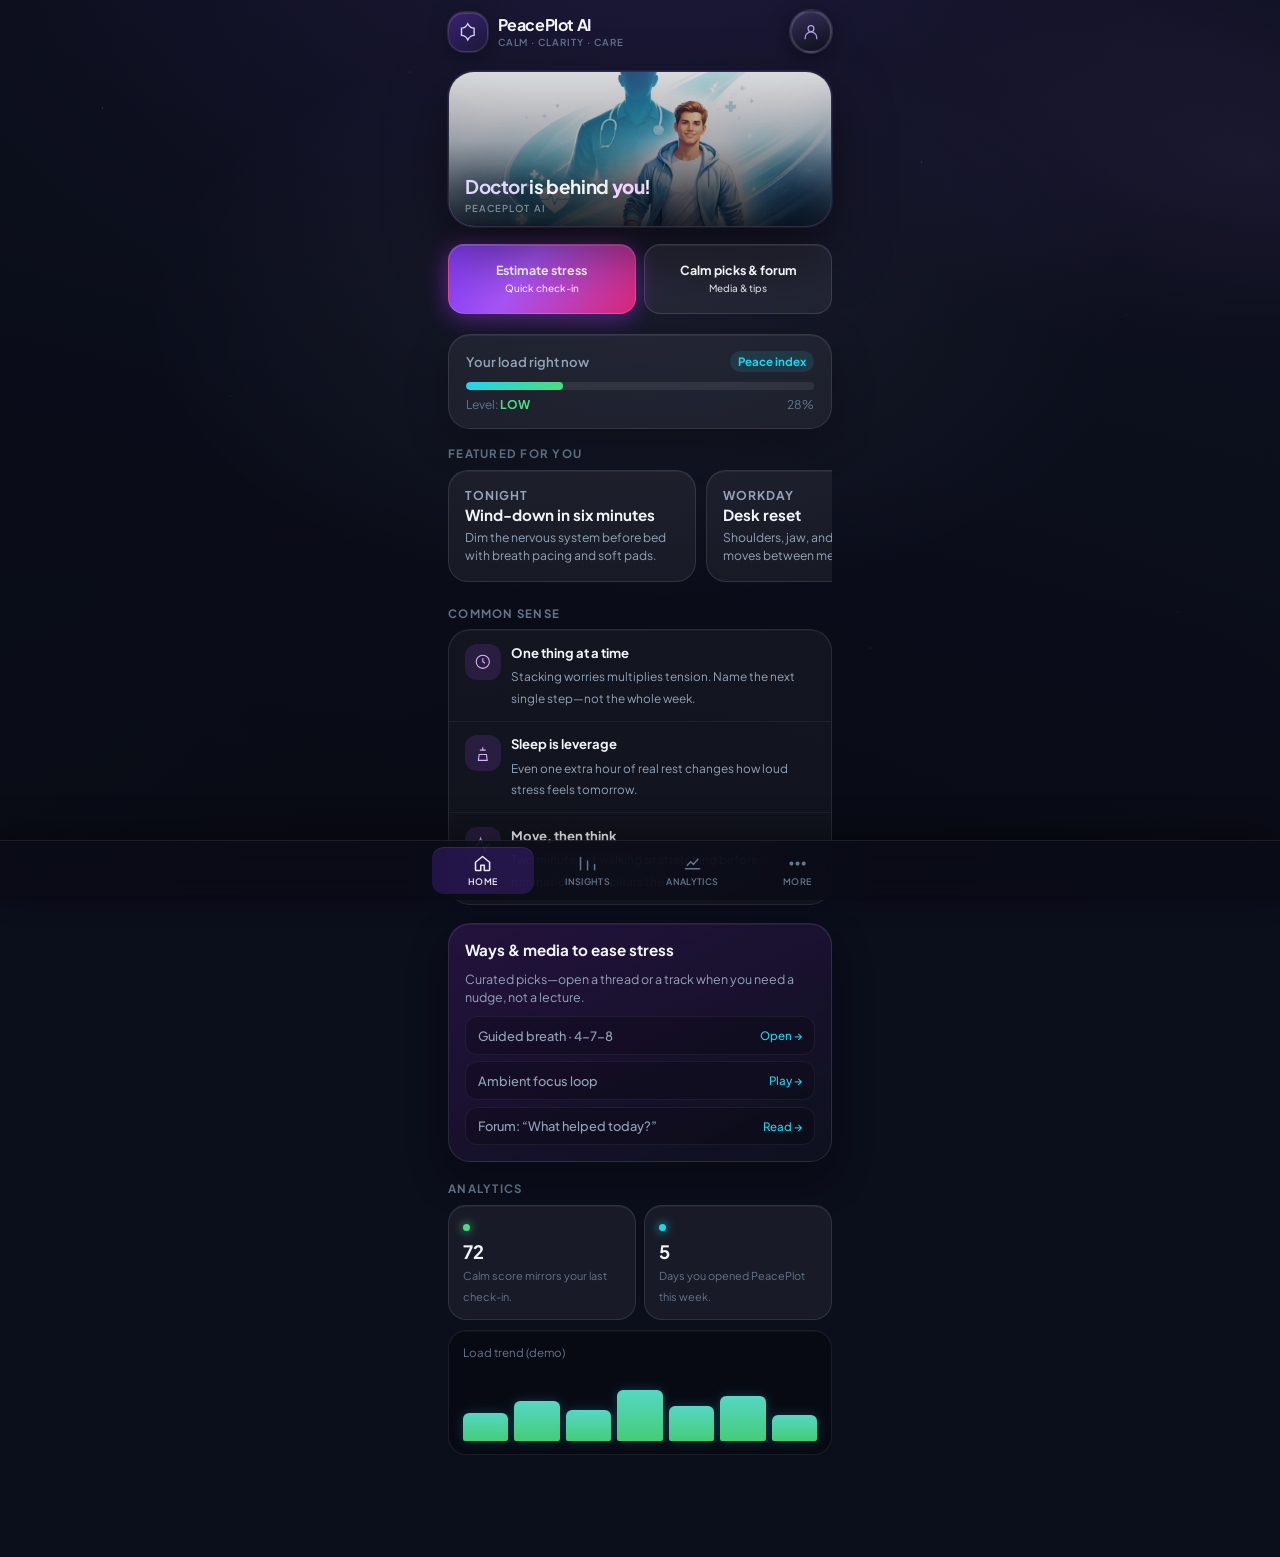
<file: purple/index.html>
<!DOCTYPE html>
<html lang="en">
<head>
  <meta charset="UTF-8" />
  <meta name="viewport" content="width=device-width, initial-scale=1, viewport-fit=cover" />
  <meta name="color-scheme" content="dark" />
  <meta name="theme-color" content="#0c0f1a" />
  <title>PeacePlot AI</title>
  <link rel="preconnect" href="https://fonts.googleapis.com" />
  <link rel="preconnect" href="https://fonts.gstatic.com" crossorigin />
  <link href="https://fonts.googleapis.com/css2?family=Plus+Jakarta+Sans:wght@400;500;600;700&display=swap" rel="stylesheet" />
  <style>
    :root {
      --canvas: #0b0e1b;
      --night: #0c0f1a;
      --glass: rgba(255, 255, 255, 0.055);
      --glass-strong: rgba(255, 255, 255, 0.09);
      --border: rgba(255, 255, 255, 0.1);
      --border-glow: rgba(167, 139, 250, 0.35);
      --text: #f1f5f9;
      --text2: #94a3b8;
      --text3: #64748b;
      --accent-a: #a855f7;
      --accent-b: #e879f9;
      --accent-c: #22d3ee;
      --accent-d: #4ade80;
      --shine-violet: rgba(139, 92, 246, 0.22);
      --shine-pink: rgba(192, 132, 252, 0.14);
      --shine-cyan: rgba(34, 211, 238, 0.08);
      --nav-h: 4.85rem;
      --safe-top: env(safe-area-inset-top, 0px);
      --safe-bottom: env(safe-area-inset-bottom, 0px);
      --hero-h: clamp(7.25rem, 26vw, 9.75rem);
      font-family: "Plus Jakarta Sans", system-ui, sans-serif;
    }

    *, *::before, *::after { box-sizing: border-box; }

    html { scroll-behavior: smooth; }

    body {
      margin: 0;
      min-height: 100dvh;
      color: var(--text);
      background: var(--canvas);
      -webkit-font-smoothing: antialiased;
    }

    /* Calm canvas: soft gradient still (low visual noise) + gentle washes + light vignette + sparse stars */
    .stars {
      position: fixed;
      inset: 0;
      z-index: 0;
      pointer-events: none;
      background-color: var(--canvas);
      background-image:
        radial-gradient(ellipse 120% 90% at 50% 100%, rgba(8, 10, 20, 0.55) 0%, transparent 55%),
        linear-gradient(195deg, rgba(15, 17, 35, 0.35) 0%, rgba(11, 14, 27, 0.65) 45%, rgba(8, 10, 18, 0.88) 100%),
        radial-gradient(ellipse 90% 75% at 50% -5%, var(--shine-violet) 0%, transparent 62%),
        radial-gradient(ellipse 55% 45% at 98% 18%, var(--shine-pink) 0%, transparent 52%),
        radial-gradient(ellipse 45% 50% at 0% 85%, var(--shine-cyan) 0%, transparent 55%),
        url("https://images.unsplash.com/photo-1579546929518-9e396f3cc809?auto=format&fit=crop&w=1600&q=82");
      background-size: cover;
      background-position: center center;
      background-repeat: no-repeat;
    }

    .stars::before {
      content: "";
      position: absolute;
      inset: 0;
      background: radial-gradient(ellipse 60% 50% at 50% 35%, rgba(199, 210, 254, 0.06) 0%, transparent 65%);
      animation: sky-drift 18s ease-in-out infinite alternate;
      mix-blend-mode: screen;
    }

    @keyframes sky-drift {
      0% { opacity: 0.25; transform: scale(1) translate(0, 0); }
      100% { opacity: 0.42; transform: scale(1.03) translate(0.5%, -0.5%); }
    }

    .stars::after {
      content: "";
      position: absolute;
      inset: 0;
      opacity: 0.22;
      background-image:
        radial-gradient(1px 1px at 8% 12%, rgba(255, 255, 255, 0.95) 50%, transparent 52%),
        radial-gradient(1px 1px at 18% 44%, rgba(255, 255, 255, 0.5) 50%, transparent 52%),
        radial-gradient(1px 1px at 32% 8%, rgba(255, 255, 255, 0.75) 50%, transparent 52%),
        radial-gradient(1px 1px at 55% 22%, rgba(255, 255, 255, 0.45) 50%, transparent 52%),
        radial-gradient(1px 1px at 72% 18%, rgba(255, 255, 255, 0.85) 50%, transparent 52%),
        radial-gradient(1px 1px at 88% 35%, rgba(255, 255, 255, 0.4) 50%, transparent 52%),
        radial-gradient(1px 1px at 15% 78%, rgba(255, 255, 255, 0.55) 50%, transparent 52%),
        radial-gradient(1px 1px at 42% 92%, rgba(255, 255, 255, 0.35) 50%, transparent 52%),
        radial-gradient(1px 1px at 68% 72%, rgba(255, 255, 255, 0.7) 50%, transparent 52%),
        radial-gradient(1px 1px at 92% 68%, rgba(255, 255, 255, 0.5) 50%, transparent 52%),
        radial-gradient(1px 1px at 38% 58%, rgba(255, 255, 255, 0.25) 50%, transparent 52%),
        radial-gradient(1px 1px at 61% 48%, rgba(255, 255, 255, 0.3) 50%, transparent 52%);
      background-size: 100% 100%;
    }

    @media (prefers-reduced-motion: reduce) {
      .stars::before { animation: none; opacity: 0.32; }
    }

    .app {
      position: relative;
      z-index: 1;
      max-width: 26rem;
      margin: 0 auto;
      padding: calc(0.65rem + var(--safe-top)) 1rem calc(var(--nav-h) + var(--safe-bottom) + 1rem);
    }

    /* Header */
    .site-header {
      display: flex;
      align-items: center;
      justify-content: space-between;
      gap: 0.75rem;
      margin-bottom: 1.15rem;
    }

    .brand-lockup {
      display: flex;
      align-items: center;
      gap: 0.6rem;
      min-width: 0;
      text-decoration: none;
      color: inherit;
    }

    .brand-logo {
      width: 2.5rem;
      height: 2.5rem;
      flex-shrink: 0;
      border-radius: 16px;
      background: linear-gradient(145deg, rgba(124, 58, 237, 0.35) 0%, rgba(30, 27, 60, 0.85) 100%);
      border: 1px solid rgba(255, 255, 255, 0.12);
      display: flex;
      align-items: center;
      justify-content: center;
      box-shadow:
        0 0 0 1px rgba(167, 139, 250, 0.15),
        0 4px 20px rgba(0, 0, 0, 0.35),
        inset 0 1px 0 rgba(255, 255, 255, 0.12);
    }

    .brand-logo svg { width: 1.35rem; height: 1.35rem; color: #ddd6fe; }

    .brand-text {
      min-width: 0;
    }

    .brand-text strong {
      display: block;
      font-size: 1rem;
      font-weight: 700;
      letter-spacing: -0.025em;
      line-height: 1.2;
    }

    .brand-text small {
      display: block;
      font-size: 0.6rem;
      font-weight: 600;
      text-transform: uppercase;
      letter-spacing: 0.1em;
      color: var(--text3);
      margin-top: 0.08rem;
    }

    .profile-wrap {
      position: relative;
      flex-shrink: 0;
    }

    .profile-trigger {
      width: 2.65rem;
      height: 2.65rem;
      padding: 0;
      border: 2px solid rgba(255, 255, 255, 0.14);
      border-radius: 50%;
      cursor: pointer;
      background: linear-gradient(160deg, rgba(55, 48, 90, 0.95) 0%, rgba(15, 17, 28, 0.98) 100%);
      overflow: hidden;
      box-shadow:
        0 0 0 1px rgba(167, 139, 250, 0.2),
        0 6px 22px rgba(0, 0, 0, 0.45),
        inset 0 1px 0 rgba(255, 255, 255, 0.08);
    }

    .profile-trigger img {
      width: 100%;
      height: 100%;
      object-fit: cover;
      display: block;
    }

    .profile-trigger .avatar-fallback {
      width: 100%;
      height: 100%;
      display: flex;
      align-items: center;
      justify-content: center;
      color: #c4b5fd;
    }

    .profile-trigger .avatar-fallback svg {
      width: 52%;
      height: 52%;
      opacity: 0.88;
    }

    .profile-trigger .avatar-letter {
      font-size: 0.9rem;
      font-weight: 700;
      color: #e9d5ff;
    }

    .profile-trigger[aria-expanded="true"] {
      border-color: rgba(232, 121, 249, 0.65);
      box-shadow:
        0 0 0 3px rgba(232, 121, 249, 0.18),
        0 6px 22px rgba(0, 0, 0, 0.45);
    }

    .profile-dropdown {
      position: absolute;
      top: calc(100% + 0.45rem);
      right: 0;
      min-width: 13.5rem;
      padding: 0.4rem;
      border-radius: 18px;
      background: rgba(15, 18, 32, 0.88);
      backdrop-filter: blur(22px) saturate(160%);
      -webkit-backdrop-filter: blur(22px) saturate(160%);
      border: 1px solid rgba(255, 255, 255, 0.1);
      box-shadow:
        0 0 0 1px rgba(139, 92, 246, 0.12),
        0 20px 50px rgba(0, 0, 0, 0.55),
        inset 0 1px 0 rgba(255, 255, 255, 0.06);
      opacity: 0;
      visibility: hidden;
      transform: translateY(-6px);
      transition: opacity 0.2s ease, transform 0.2s ease, visibility 0.2s;
      z-index: 100;
    }

    .profile-dropdown.open {
      opacity: 1;
      visibility: visible;
      transform: translateY(0);
    }

    .profile-dropdown__user {
      padding: 0.65rem 0.75rem 0.55rem;
      border-bottom: 1px solid rgba(255, 255, 255, 0.06);
      margin-bottom: 0.25rem;
    }

    .profile-dropdown__user span {
      display: block;
      font-size: 0.72rem;
      color: var(--text3);
    }

    .profile-dropdown__user strong {
      font-size: 0.88rem;
      color: var(--text);
    }

    .profile-dropdown button,
    .profile-dropdown a {
      display: flex;
      align-items: center;
      gap: 0.5rem;
      width: 100%;
      padding: 0.55rem 0.65rem;
      border: none;
      border-radius: 10px;
      background: transparent;
      color: var(--text2);
      font: inherit;
      font-size: 0.82rem;
      font-weight: 500;
      text-align: left;
      text-decoration: none;
      cursor: pointer;
    }

    .profile-dropdown button:hover,
    .profile-dropdown a:hover {
      background: var(--glass);
      color: var(--text);
    }

    .profile-dropdown .accent {
      color: #f9a8d4;
    }

    .profile-dropdown svg {
      width: 1.05rem;
      height: 1.05rem;
      opacity: 0.85;
      flex-shrink: 0;
    }

    /* Hero — shorter band, sample-style light leak + legibility veil */
    .hero {
      position: relative;
      height: var(--hero-h);
      border-radius: 26px;
      overflow: hidden;
      margin-bottom: 1.05rem;
      border: 1px solid rgba(255, 255, 255, 0.1);
      box-shadow:
        0 0 0 1px rgba(139, 92, 246, 0.12),
        0 24px 56px rgba(0, 0, 0, 0.5),
        inset 0 1px 0 rgba(255, 255, 255, 0.06);
    }

    .hero__media {
      position: absolute;
      inset: 0;
    }

    .hero__img {
      width: 100%;
      height: 100%;
      object-fit: cover;
      object-position: center 28%;
      display: block;
    }

    .hero__shine {
      position: absolute;
      inset: 0;
      background:
        radial-gradient(ellipse 85% 70% at 50% -20%, rgba(192, 132, 252, 0.45) 0%, transparent 55%),
        radial-gradient(ellipse 50% 60% at 85% 30%, rgba(244, 114, 182, 0.2) 0%, transparent 50%);
      mix-blend-mode: screen;
      pointer-events: none;
      opacity: 0.85;
    }

    .hero__veil {
      position: absolute;
      inset: 0;
      background: linear-gradient(
        180deg,
        rgba(11, 14, 27, 0.15) 0%,
        rgba(11, 14, 27, 0.35) 45%,
        rgba(7, 9, 16, 0.88) 100%
      );
      pointer-events: none;
    }

    .hero__motto-wrap {
      position: absolute;
      left: 0;
      right: 0;
      bottom: 0;
      padding: 0.65rem 1rem 0.75rem;
    }

    .hero__motto {
      margin: 0;
      font-family: "Plus Jakarta Sans", system-ui, sans-serif;
      font-size: clamp(0.98rem, 3.4vw, 1.18rem);
      font-weight: 700;
      font-style: normal;
      letter-spacing: -0.02em;
      line-height: 1.28;
      text-shadow: 0 2px 18px rgba(0, 0, 0, 0.55);
    }

    .hero__motto .hl-doc {
      color: #ddd6fe;
      font-weight: 700;
    }

    .hero__motto .hl-you {
      color: #f5d0fe;
      font-weight: 800;
    }

    .hero__sub {
      margin: 0.28rem 0 0;
      font-size: 0.6rem;
      font-weight: 600;
      letter-spacing: 0.11em;
      text-transform: uppercase;
      color: rgba(226, 232, 240, 0.5);
    }

    /* Main action row */
    .action-row {
      display: grid;
      grid-template-columns: 1fr 1fr;
      gap: 0.55rem;
      margin-bottom: 1.25rem;
    }

    .btn-main {
      display: flex;
      flex-direction: column;
      align-items: center;
      justify-content: center;
      gap: 0.25rem;
      padding: 0.85rem 0.6rem;
      border: none;
      border-radius: 16px;
      font-family: inherit;
      font-size: 0.78rem;
      font-weight: 700;
      line-height: 1.25;
      text-align: center;
      cursor: pointer;
      min-height: 4.35rem;
    }

    .btn-main--estimate {
      color: #fff;
      background: linear-gradient(125deg, #7c3aed 0%, #a855f7 40%, #db2777 100%);
      border: 1px solid rgba(255, 255, 255, 0.14);
      box-shadow:
        0 4px 24px rgba(124, 58, 237, 0.45),
        0 0 28px rgba(219, 39, 119, 0.2),
        inset 0 1px 0 rgba(255, 255, 255, 0.18);
    }

    .btn-main--forum {
      color: var(--text);
      background: rgba(255, 255, 255, 0.06);
      border: 1px solid rgba(255, 255, 255, 0.12);
      backdrop-filter: blur(18px) saturate(150%);
      -webkit-backdrop-filter: blur(18px) saturate(150%);
      box-shadow: inset 0 1px 0 rgba(255, 255, 255, 0.06);
    }

    .btn-main small {
      font-size: 0.62rem;
      font-weight: 500;
      opacity: 0.85;
    }

    /* Stress readout */
    .stress-card {
      border-radius: 22px;
      padding: 1rem 1.05rem;
      margin-bottom: 1.1rem;
      background: var(--glass);
      border: 1px solid rgba(255, 255, 255, 0.1);
      backdrop-filter: blur(20px) saturate(150%);
      -webkit-backdrop-filter: blur(20px) saturate(150%);
      box-shadow:
        0 12px 40px rgba(0, 0, 0, 0.25),
        inset 0 1px 0 rgba(255, 255, 255, 0.06);
    }

    .stress-card__head {
      display: flex;
      align-items: center;
      justify-content: space-between;
      margin-bottom: 0.65rem;
    }

    .stress-card__head h2 {
      margin: 0;
      font-size: 0.82rem;
      font-weight: 600;
      color: var(--text2);
    }

    .stress-pill {
      font-size: 0.72rem;
      font-weight: 700;
      padding: 0.2rem 0.5rem;
      border-radius: 999px;
      background: rgba(34, 211, 238, 0.12);
      color: var(--accent-c);
    }

    .stress-bar {
      height: 0.45rem;
      border-radius: 999px;
      background: rgba(255, 255, 255, 0.08);
      overflow: hidden;
      margin-bottom: 0.45rem;
    }

    .stress-bar__fill {
      height: 100%;
      width: 0%;
      border-radius: inherit;
      background: linear-gradient(90deg, var(--accent-c), var(--accent-d));
      transition: width 0.65s cubic-bezier(0.22, 1, 0.36, 1);
    }

    .stress-meta {
      display: flex;
      justify-content: space-between;
      font-size: 0.75rem;
      color: var(--text3);
    }

    .stress-label {
      font-weight: 700;
      color: var(--text);
    }

    .stress-label.l { color: var(--accent-d); }
    .stress-label.m { color: #fbbf24; }
    .stress-label.h { color: #fb7185; }

    /* Slides */
    .section-title {
      margin: 0 0 0.55rem;
      font-size: 0.72rem;
      font-weight: 700;
      text-transform: uppercase;
      letter-spacing: 0.11em;
      color: var(--text3);
    }

    .slides {
      display: flex;
      gap: 0.65rem;
      overflow-x: auto;
      padding-bottom: 0.35rem;
      margin-bottom: 1.15rem;
      scroll-snap-type: x mandatory;
      scrollbar-width: none;
    }

    .slides::-webkit-scrollbar { display: none; }

    .slide {
      flex: 0 0 min(78%, 15.5rem);
      scroll-snap-align: start;
      border-radius: 20px;
      padding: 1rem;
      background: rgba(255, 255, 255, 0.055);
      border: 1px solid rgba(255, 255, 255, 0.1);
      backdrop-filter: blur(18px) saturate(140%);
      -webkit-backdrop-filter: blur(18px) saturate(140%);
      box-shadow: inset 0 1px 0 rgba(255, 255, 255, 0.05);
    }

    .slide__tag {
      font-size: 0.62rem;
      font-weight: 700;
      text-transform: uppercase;
      letter-spacing: 0.08em;
      color: var(--accent-b);
      margin-bottom: 0.35rem;
    }

    .slide h3 {
      margin: 0 0 0.35rem;
      font-size: 0.95rem;
      font-weight: 700;
    }

    .slide p {
      margin: 0;
      font-size: 0.76rem;
      line-height: 1.45;
      color: var(--text2);
    }

    /* Common sense */
    .sense-list {
      border-radius: 22px;
      border: 1px solid rgba(255, 255, 255, 0.09);
      background: rgba(255, 255, 255, 0.04);
      backdrop-filter: blur(16px);
      -webkit-backdrop-filter: blur(16px);
      box-shadow: inset 0 1px 0 rgba(255, 255, 255, 0.04);
      overflow: hidden;
      margin-bottom: 1.15rem;
    }

    .sense-row {
      display: flex;
      align-items: flex-start;
      gap: 0.65rem;
      padding: 0.85rem 1rem;
      border-bottom: 1px solid rgba(255, 255, 255, 0.05);
    }

    .sense-row:last-child { border-bottom: none; }

    .sense-ico {
      width: 2.25rem;
      height: 2.25rem;
      border-radius: 12px;
      background: rgba(168, 85, 247, 0.15);
      display: flex;
      align-items: center;
      justify-content: center;
      flex-shrink: 0;
      color: #d8b4fe;
    }

    .sense-ico svg { width: 1.1rem; height: 1.1rem; }

    .sense-row strong {
      display: block;
      font-size: 0.82rem;
      margin-bottom: 0.2rem;
    }

    .sense-row span {
      font-size: 0.74rem;
      color: var(--text2);
      line-height: 1.4;
    }

    /* Forum / media block */
    #forum {
      scroll-margin-top: 1rem;
    }

    .forum-card {
      border-radius: 22px;
      padding: 1rem;
      margin-bottom: 1.15rem;
      background: linear-gradient(155deg, rgba(88, 28, 135, 0.32) 0%, rgba(15, 18, 32, 0.72) 100%);
      border: 1px solid rgba(255, 255, 255, 0.1);
      backdrop-filter: blur(18px) saturate(140%);
      -webkit-backdrop-filter: blur(18px) saturate(140%);
      box-shadow:
        0 16px 40px rgba(0, 0, 0, 0.3),
        inset 0 1px 0 rgba(255, 255, 255, 0.06);
    }

    .forum-card h2 {
      margin: 0 0 0.65rem;
      font-size: 0.95rem;
      font-weight: 700;
    }

    .forum-links {
      display: flex;
      flex-direction: column;
      gap: 0.4rem;
    }

    .forum-links a {
      display: flex;
      align-items: center;
      justify-content: space-between;
      padding: 0.65rem 0.75rem;
      border-radius: 12px;
      background: rgba(0, 0, 0, 0.2);
      color: var(--text2);
      text-decoration: none;
      font-size: 0.8rem;
      font-weight: 500;
      border: 1px solid rgba(255, 255, 255, 0.06);
    }

    .forum-links a:hover {
      background: rgba(255, 255, 255, 0.06);
      color: var(--text);
    }

    .forum-links a span { color: var(--accent-c); font-size: 0.72rem; }

    /* Analytics */
    .analytics {
      margin-bottom: 0.5rem;
    }

    .stat-row {
      display: grid;
      grid-template-columns: 1fr 1fr;
      gap: 0.55rem;
      margin-bottom: 0.65rem;
    }

    .stat-tile {
      border-radius: 18px;
      padding: 0.85rem;
      background: rgba(255, 255, 255, 0.055);
      border: 1px solid rgba(255, 255, 255, 0.1);
      backdrop-filter: blur(16px);
      -webkit-backdrop-filter: blur(16px);
      box-shadow: inset 0 1px 0 rgba(255, 255, 255, 0.05);
    }

    .stat-tile .dot {
      width: 0.45rem;
      height: 0.45rem;
      border-radius: 50%;
      display: inline-block;
      margin-bottom: 0.35rem;
    }

    .stat-tile .dot.g { background: var(--accent-d); box-shadow: 0 0 10px var(--accent-d); }
    .stat-tile .dot.c { background: var(--accent-c); box-shadow: 0 0 10px var(--accent-c); }

    .stat-tile strong {
      display: block;
      font-size: 1.15rem;
      font-weight: 700;
    }

    .stat-tile small {
      font-size: 0.68rem;
      color: var(--text3);
      line-height: 1.35;
    }

    .mini-chart {
      border-radius: 18px;
      padding: 0.85rem;
      background: rgba(0, 0, 0, 0.28);
      border: 1px solid rgba(255, 255, 255, 0.08);
      box-shadow: inset 0 1px 0 rgba(255, 255, 255, 0.04);
    }

    .mini-chart p {
      margin: 0 0 0.55rem;
      font-size: 0.72rem;
      color: var(--text3);
    }

    .bars {
      display: flex;
      align-items: flex-end;
      justify-content: space-between;
      gap: 0.35rem;
      height: 4.5rem;
    }

    .bars i {
      flex: 1;
      border-radius: 6px 6px 2px 2px;
      background: linear-gradient(180deg, #5eead4, #4ade80);
      opacity: 0.92;
      min-height: 12%;
      box-shadow: 0 0 12px rgba(34, 211, 238, 0.25);
    }

    /* Dock */
    .dock {
      position: fixed;
      left: 0;
      right: 0;
      bottom: 0;
      z-index: 50;
      padding: 0.35rem 0.85rem calc(0.4rem + var(--safe-bottom));
      background: rgba(10, 12, 22, 0.82);
      backdrop-filter: blur(24px) saturate(150%);
      -webkit-backdrop-filter: blur(24px) saturate(150%);
      border-top: 1px solid rgba(255, 255, 255, 0.08);
      box-shadow: 0 -8px 32px rgba(0, 0, 0, 0.35);
    }

    .dock__inner {
      max-width: 26rem;
      margin: 0 auto;
      display: grid;
      grid-template-columns: repeat(4, 1fr);
      gap: 0.2rem;
    }

    .dock a {
      display: flex;
      flex-direction: column;
      align-items: center;
      gap: 0.12rem;
      padding: 0.4rem 0.2rem;
      text-decoration: none;
      color: var(--text3);
      font-size: 0.56rem;
      font-weight: 600;
      text-transform: uppercase;
      letter-spacing: 0.04em;
      border-radius: 12px;
    }

    .dock a[aria-current="page"] {
      color: #ede9fe;
      background: rgba(124, 58, 237, 0.22);
      box-shadow: inset 0 1px 0 rgba(255, 255, 255, 0.08);
    }

    .dock svg {
      width: 1.32rem;
      height: 1.32rem;
    }

    .toast {
      position: fixed;
      left: 50%;
      bottom: calc(var(--nav-h) + var(--safe-bottom) + 0.5rem);
      transform: translateX(-50%) translateY(200%);
      z-index: 200;
      padding: 0.6rem 1.1rem;
      border-radius: 999px;
      font-size: 0.78rem;
      font-weight: 500;
      color: var(--text);
      background: rgba(30, 16, 51, 0.95);
      border: 1px solid var(--border);
      box-shadow: 0 12px 40px rgba(0, 0, 0, 0.5);
      opacity: 0;
      pointer-events: none;
      transition: transform 0.35s ease, opacity 0.35s ease;
      max-width: min(92vw, 20rem);
      text-align: center;
    }

    .toast.show {
      transform: translateX(-50%) translateY(0);
      opacity: 1;
    }

    .backdrop {
      position: fixed;
      inset: 0;
      z-index: 90;
      background: transparent;
      display: none;
    }

    .backdrop.on { display: block; }

    .visually-hidden {
      position: absolute;
      width: 1px;
      height: 1px;
      padding: 0;
      margin: -1px;
      overflow: hidden;
      clip: rect(0, 0, 0, 0);
      white-space: nowrap;
      border: 0;
    }

    @media (prefers-reduced-motion: reduce) {
      html { scroll-behavior: auto; }
      .stress-bar__fill { transition: none; }
      .toast { transition: none; }
      .profile-dropdown { transition: none; }
    }
  </style>
</head>
<body>
  <div class="stars" aria-hidden="true"></div>
  <div class="backdrop" id="menu-backdrop" aria-hidden="true"></div>

  <div class="app">
    <header class="site-header">
      <a href="#" class="brand-lockup" id="brand-home">
        <div class="brand-logo" aria-hidden="true">
          <svg viewBox="0 0 24 24" fill="none" stroke="currentColor" stroke-width="1.5" stroke-linecap="round">
            <path d="M12 3c-1.5 3-4 5-7 5v8c3 0 5.5 2 7 5 1.5-3 4-5 7-5V8c-3 0-5.5-2-7-5z" />
          </svg>
        </div>
        <div class="brand-text">
          <strong>PeacePlot AI</strong>
          <small>Calm · clarity · care</small>
        </div>
      </a>

      <div class="profile-wrap">
        <button type="button" class="profile-trigger" id="profile-btn" aria-expanded="false" aria-haspopup="true" aria-controls="profile-menu" title="Account menu">
          <span id="profile-avatar-wrap" class="avatar-fallback" aria-hidden="true">
            <svg viewBox="0 0 24 24" fill="none" stroke="currentColor" stroke-width="1.5"><circle cx="12" cy="8" r="3.5" /><path d="M5 20v-1a7 7 0 0 1 14 0v1" stroke-linecap="round" /></svg>
          </span>
          <img id="profile-photo" alt="" width="80" height="80" hidden decoding="async" />
        </button>
        <div class="profile-dropdown" id="profile-menu" role="menu" aria-label="Account">
          <div class="profile-dropdown__user" id="profile-menu-user">
            <span>Status</span>
            <strong id="profile-status-line">Guest</strong>
          </div>
          <button type="button" role="menuitem" id="menu-sign-toggle">
            <svg viewBox="0 0 24 24" fill="none" stroke="currentColor" stroke-width="1.75"><path d="M15 3h4a2 2 0 0 1 2 2v14a2 2 0 0 1-2 2h-4M10 17l5-5-5-5M15 12H3" stroke-linecap="round" stroke-linejoin="round" /></svg>
            <span id="menu-sign-label">Sign in</span>
          </button>
          <button type="button" role="menuitem" id="menu-account">
            <svg viewBox="0 0 24 24" fill="none" stroke="currentColor" stroke-width="1.75"><circle cx="12" cy="8" r="3.5" /><path d="M5 20v-1a7 7 0 0 1 14 0v1" /></svg>
            Account &amp; security
          </button>
          <button type="button" role="menuitem" id="menu-notify">
            <svg viewBox="0 0 24 24" fill="none" stroke="currentColor" stroke-width="1.75"><path d="M18 8A6 6 0 0 0 6 8c0 7-3 9-3 9h18s-3-2-3-9" /><path d="M13.73 21a2 2 0 0 1-3.46 0" /></svg>
            Notifications
          </button>
          <button type="button" role="menuitem" id="menu-help">
            <svg viewBox="0 0 24 24" fill="none" stroke="currentColor" stroke-width="1.75"><circle cx="12" cy="12" r="10" /><path d="M9 9a3 3 0 1 1 5 2c0 2-3 2-3 4M12 17h.01" /></svg>
            Help &amp; support
          </button>
          <button type="button" role="menuitem" id="menu-about">
            <svg viewBox="0 0 24 24" fill="none" stroke="currentColor" stroke-width="1.75"><path d="M12 22s8-4 8-10V5l-8-3-8 3v7c0 6 8 10 8 10z" /></svg>
            About PeacePlot
          </button>
        </div>
      </div>
    </header>

    <section class="hero" aria-labelledby="motto-heading">
      <div class="hero__media">
        <img class="hero__img" src="assets/hero-motto-bg.png" width="800" height="400" alt="" decoding="async" />
        <div class="hero__shine" aria-hidden="true"></div>
        <div class="hero__veil" aria-hidden="true"></div>
      </div>
      <div class="hero__motto-wrap">
        <h1 id="motto-heading" class="hero__motto">
          <span class="hl-doc">Doctor</span> is behind <span class="hl-you">you</span>!
        </h1>
        <p class="hero__sub">PeacePlot AI</p>
      </div>
    </section>

    <div class="action-row">
      <button type="button" class="btn-main btn-main--estimate" id="btn-estimate">
        Estimate stress
        <small>Quick check-in</small>
      </button>
      <button type="button" class="btn-main btn-main--forum" id="btn-forum-jump">
        Calm picks &amp; forum
        <small>Media &amp; tips</small>
      </button>
    </div>

    <section class="stress-card" id="stress-panel" aria-labelledby="stress-h">
      <div class="stress-card__head">
        <h2 id="stress-h">Your load right now</h2>
        <span class="stress-pill" id="peace-chip">Peace index</span>
      </div>
      <div class="stress-bar" role="progressbar" aria-valuemin="0" aria-valuemax="100" aria-valuenow="0" id="stress-bar">
        <div class="stress-bar__fill" id="stress-fill"></div>
      </div>
      <div class="stress-meta">
        <span>Level: <span id="stressLabel" class="stress-label l">LOW</span></span>
        <span id="stress-pct">0%</span>
      </div>
    </section>

    <p class="section-title">Featured for you</p>
    <div class="slides" aria-label="Featured slides">
      <article class="slide">
        <p class="slide__tag">Tonight</p>
        <h3>Wind-down in six minutes</h3>
        <p>Dim the nervous system before bed with breath pacing and soft pads.</p>
      </article>
      <article class="slide">
        <p class="slide__tag">Workday</p>
        <h3>Desk reset</h3>
        <p>Shoulders, jaw, and eyes—micro moves between meetings.</p>
      </article>
      <article class="slide">
        <p class="slide__tag">Community</p>
        <h3>Thread: “First week”</h3>
        <p>Others share what finally clicked when stress felt constant.</p>
      </article>
    </div>

    <p class="section-title">Common sense</p>
    <div class="sense-list">
      <div class="sense-row">
        <div class="sense-ico" aria-hidden="true">
          <svg viewBox="0 0 24 24" fill="none" stroke="currentColor" stroke-width="1.5"><circle cx="12" cy="12" r="9" /><path d="M12 7v5l3 2" /></svg>
        </div>
        <div>
          <strong>One thing at a time</strong>
          <span>Stacking worries multiplies tension. Name the next single step—not the whole week.</span>
        </div>
      </div>
      <div class="sense-row">
        <div class="sense-ico" aria-hidden="true">
          <svg viewBox="0 0 24 24" fill="none" stroke="currentColor" stroke-width="1.5"><path d="M12 3v4M8 7h8M6 21h12l-1-8H7l-1 8z" /></svg>
        </div>
        <div>
          <strong>Sleep is leverage</strong>
          <span>Even one extra hour of real rest changes how loud stress feels tomorrow.</span>
        </div>
      </div>
      <div class="sense-row">
        <div class="sense-ico" aria-hidden="true">
          <svg viewBox="0 0 24 24" fill="none" stroke="currentColor" stroke-width="1.5"><path d="M22 12h-4l-3 9L9 3l-3 9H2" /></svg>
        </div>
        <div>
          <strong>Move, then think</strong>
          <span>Two minutes of walking or stretching before rumination often clears the loop.</span>
        </div>
      </div>
    </div>

    <section class="forum-card" id="forum" aria-labelledby="forum-h">
      <h2 id="forum-h">Ways &amp; media to ease stress</h2>
      <p style="margin:0 0 0.65rem;font-size:0.78rem;color:var(--text2);line-height:1.45">
        Curated picks—open a thread or a track when you need a nudge, not a lecture.
      </p>
      <div class="forum-links">
        <a href="#" id="link-breath">Guided breath · 4-7-8 <span>Open →</span></a>
        <a href="#" id="link-audio">Ambient focus loop <span>Play →</span></a>
        <a href="#" id="link-thread">Forum: “What helped today?” <span>Read →</span></a>
      </div>
    </section>

    <p class="section-title">Analytics</p>
    <section class="analytics" aria-labelledby="analytics-h">
      <h2 id="analytics-h" class="visually-hidden">Analytics snapshot</h2>
      <div class="stat-row">
        <div class="stat-tile">
          <span class="dot g" aria-hidden="true"></span>
          <strong id="stat-peace">72</strong>
          <small>Calm score mirrors your last check-in.</small>
        </div>
        <div class="stat-tile">
          <span class="dot c" aria-hidden="true"></span>
          <strong id="stat-streak">5</strong>
          <small>Days you opened PeacePlot this week.</small>
        </div>
      </div>
      <div class="mini-chart">
        <p>Load trend (demo)</p>
        <div class="bars" aria-hidden="true">
          <i style="height:38%"></i>
          <i style="height:55%"></i>
          <i style="height:42%"></i>
          <i style="height:70%"></i>
          <i style="height:48%"></i>
          <i style="height:62%"></i>
          <i style="height:35%"></i>
        </div>
      </div>
    </section>
  </div>

  <nav class="dock" aria-label="Main">
    <div class="dock__inner">
      <a href="#" aria-current="page" id="nav-home">
        <svg viewBox="0 0 24 24" fill="none" stroke="currentColor" stroke-width="1.75"><path d="M4 10.5L12 4l8 6.5V19a1 1 0 0 1-1 1h-5v-6H10v6H5a1 1 0 0 1-1-1v-8.5z" stroke-linejoin="round" /></svg>
        Home
      </a>
      <a href="#" id="nav-insights">
        <svg viewBox="0 0 24 24" fill="none" stroke="currentColor" stroke-width="1.75" stroke-linecap="round"><path d="M4 19V5M12 19V9M20 19v-6" /></svg>
        Insights
      </a>
      <a href="#" id="nav-analytics">
        <svg viewBox="0 0 24 24" fill="none" stroke="currentColor" stroke-width="1.75" stroke-linecap="round"><path d="M4 18h16M6 14l4-4 3 3 5-6" /></svg>
        Analytics
      </a>
      <a href="#" id="nav-more">
        <svg viewBox="0 0 24 24" fill="none" stroke="currentColor" stroke-width="1.75"><circle cx="5" cy="12" r="1.5" fill="currentColor" /><circle cx="12" cy="12" r="1.5" fill="currentColor" /><circle cx="19" cy="12" r="1.5" fill="currentColor" /></svg>
        More
      </a>
    </div>
  </nav>

  <div class="toast" id="toast" role="status" aria-live="polite"></div>

  <script>
    (function () {
      var STRESS_KEY = "peaceplot_stress_v1";
      var USER_KEY = "peaceplot_user_v1";

      function loadStress() {
        try {
          var r = localStorage.getItem(STRESS_KEY);
          return r ? JSON.parse(r) : null;
        } catch (e) {
          return null;
        }
      }

      function saveStress(level, at) {
        try {
          localStorage.setItem(STRESS_KEY, JSON.stringify({ level: level, at: at }));
        } catch (e) {}
      }

      function loadUser() {
        try {
          var r = localStorage.getItem(USER_KEY);
          return r ? JSON.parse(r) : { signedIn: false, name: "" };
        } catch (e) {
          return { signedIn: false, name: "" };
        }
      }

      function saveUser(u) {
        try {
          localStorage.setItem(USER_KEY, JSON.stringify(u));
        } catch (e) {}
      }

      function clamp(n, a, b) {
        return Math.min(b, Math.max(a, n));
      }

      function band(level) {
        if (level <= 38) return { text: "LOW", cls: "l" };
        if (level <= 68) return { text: "MEDIUM", cls: "m" };
        return { text: "HIGH", cls: "h" };
      }

      function peace(level) {
        return clamp(100 - level, 0, 100);
      }

      var fill = document.getElementById("stress-fill");
      var bar = document.getElementById("stress-bar");
      var labelEl = document.getElementById("stressLabel");
      var pctEl = document.getElementById("stress-pct");
      var statPeace = document.getElementById("stat-peace");
      var toast = document.getElementById("toast");
      var tTimer;

      function showToast(msg) {
        toast.textContent = msg;
        toast.classList.add("show");
        clearTimeout(tTimer);
        tTimer = setTimeout(function () {
          toast.classList.remove("show");
        }, 2600);
      }

      function setStress(level, at) {
        level = clamp(Math.round(level), 0, 100);
        var b = band(level);
        labelEl.textContent = b.text;
        labelEl.className = "stress-label " + b.cls;
        fill.style.width = level + "%";
        bar.setAttribute("aria-valuenow", String(level));
        pctEl.textContent = level + "%";
        statPeace.textContent = String(peace(level));
        saveStress(level, at || new Date().toISOString());
      }

      var s0 = loadStress();
      if (s0 && typeof s0.level === "number") {
        setStress(s0.level, s0.at);
      } else {
        setStress(28, new Date().toISOString());
      }

      document.getElementById("btn-estimate").addEventListener("click", function () {
        var v = 12 + Math.floor(Math.random() * 76);
        setStress(v, new Date().toISOString());
        showToast("Stress estimate updated.");
        document.getElementById("stress-panel").scrollIntoView({ behavior: "smooth", block: "center" });
      });

      document.getElementById("btn-forum-jump").addEventListener("click", function () {
        document.getElementById("forum").scrollIntoView({ behavior: "smooth" });
        showToast("Browse calm picks below.");
      });

      ["link-breath", "link-audio", "link-thread"].forEach(function (id) {
        document.getElementById(id).addEventListener("click", function (e) {
          e.preventDefault();
          showToast("Opens when the app connects.");
        });
      });

      var profileBtn = document.getElementById("profile-btn");
      var profileMenu = document.getElementById("profile-menu");
      var backdrop = document.getElementById("menu-backdrop");
      var photo = document.getElementById("profile-photo");
      var fallback = document.getElementById("profile-avatar-wrap");

      function closeMenu() {
        profileMenu.classList.remove("open");
        backdrop.classList.remove("on");
        profileBtn.setAttribute("aria-expanded", "false");
      }

      function openMenu() {
        profileMenu.classList.add("open");
        backdrop.classList.add("on");
        profileBtn.setAttribute("aria-expanded", "true");
      }

      function toggleMenu() {
        if (profileMenu.classList.contains("open")) closeMenu();
        else openMenu();
      }

      profileBtn.addEventListener("click", function (e) {
        e.stopPropagation();
        toggleMenu();
      });

      backdrop.addEventListener("click", closeMenu);

      document.addEventListener("keydown", function (e) {
        if (e.key === "Escape") closeMenu();
      });

      var guestAvatarSvg =
        '<svg viewBox="0 0 24 24" fill="none" stroke="currentColor" stroke-width="1.5" aria-hidden="true"><circle cx="12" cy="8" r="3.5" /><path d="M5 20v-1a7 7 0 0 1 14 0v1" stroke-linecap="round" /></svg>';

      function applyUser(u) {
        var line = document.getElementById("profile-status-line");
        var signLabel = document.getElementById("menu-sign-label");
        if (u.signedIn && u.name) {
          line.textContent = u.name;
          signLabel.textContent = "Sign out";
          photo.hidden = false;
          fallback.hidden = true;
          photo.alt = "Profile photo";
          photo.src =
            "https://ui-avatars.com/api/?name=" +
            encodeURIComponent(u.name || "User") +
            "&size=128&background=7c3aed&color=faf5ff&bold=true";
          photo.onerror = function () {
            photo.hidden = true;
            fallback.hidden = false;
            var ch = (u.name || "U").trim().charAt(0).toUpperCase() || "U";
            fallback.innerHTML = '<span class="avatar-letter">' + ch + "</span>";
          };
        } else {
          line.textContent = "Guest";
          signLabel.textContent = "Sign in";
          photo.hidden = true;
          photo.removeAttribute("src");
          photo.onerror = null;
          fallback.hidden = false;
          fallback.innerHTML = guestAvatarSvg;
        }
      }

      var user = loadUser();
      applyUser(user);

      document.getElementById("menu-sign-toggle").addEventListener("click", function () {
        user = loadUser();
        if (user.signedIn) {
          user = { signedIn: false, name: "" };
          saveUser(user);
          applyUser(user);
          showToast("Signed out.");
        } else {
          user = { signedIn: true, name: "Alex Morgan" };
          saveUser(user);
          applyUser(user);
          showToast("Welcome back.");
        }
        closeMenu();
      });

      document.getElementById("menu-account").addEventListener("click", function () {
        showToast(user.signedIn ? "Account settings soon." : "Sign in first.");
        closeMenu();
      });

      document.getElementById("menu-notify").addEventListener("click", function () {
        showToast("Notification prefs soon.");
        closeMenu();
      });

      document.getElementById("menu-help").addEventListener("click", function () {
        showToast("Help center soon.");
        closeMenu();
      });

      document.getElementById("menu-about").addEventListener("click", function () {
        showToast("PeacePlot AI — calm companion.");
        closeMenu();
      });

      document.getElementById("brand-home").addEventListener("click", function (e) {
        e.preventDefault();
        window.scrollTo({ top: 0, behavior: "smooth" });
      });

      ["nav-insights", "nav-analytics", "nav-more"].forEach(function (id) {
        document.getElementById(id).addEventListener("click", function (e) {
          e.preventDefault();
          showToast("Coming soon.");
        });
      });
    })();
  </script>
</body>
</html>
</file>
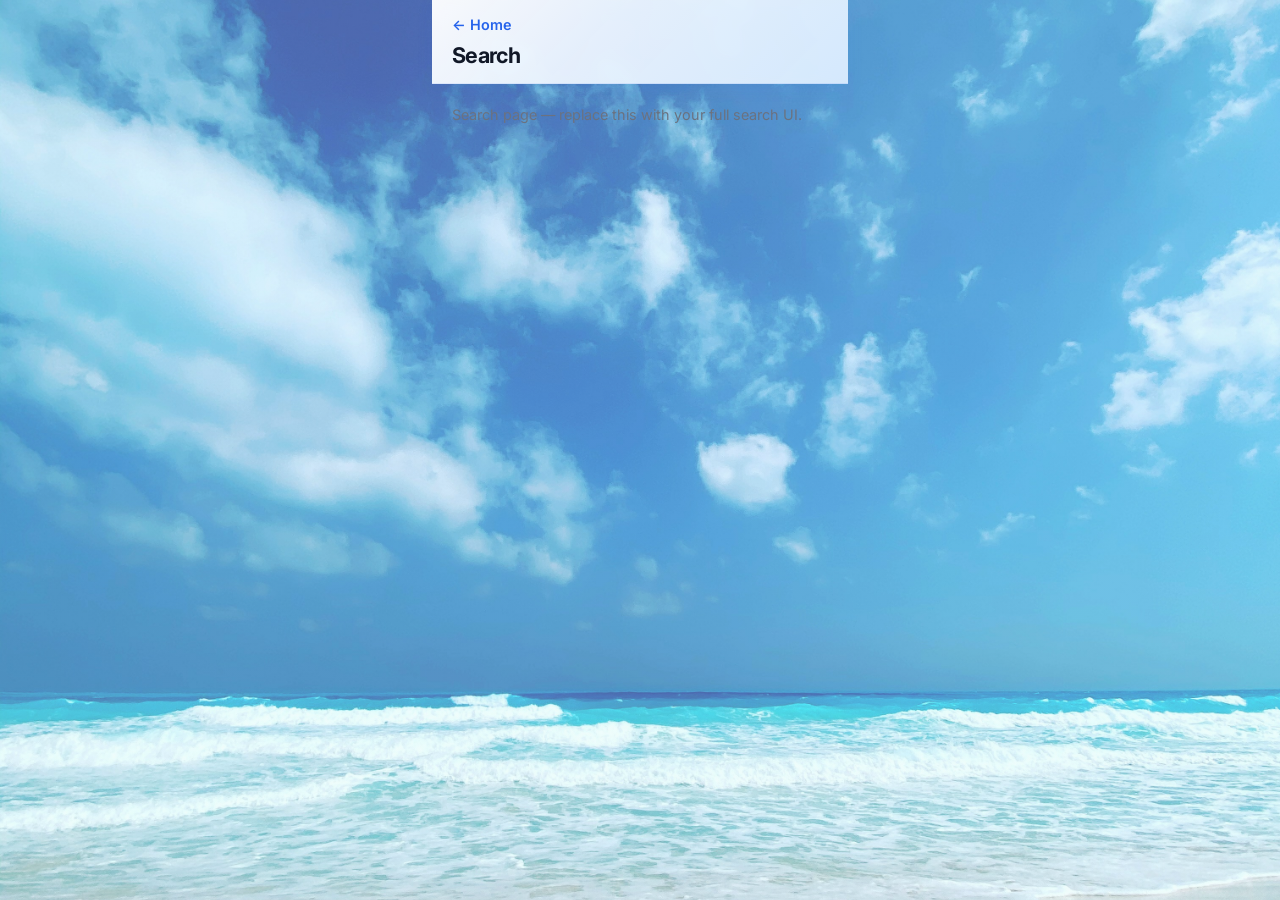
<file: blue-white/search.html>
<!DOCTYPE html>
<html lang="en">
<head>
  <meta charset="UTF-8" />
  <meta name="viewport" content="width=device-width, initial-scale=1, viewport-fit=cover" />
  <meta name="color-scheme" content="light" />
  <meta name="theme-color" content="#F8F9FA" />
  <title>Search · PeacePlot</title>
  <link rel="preconnect" href="https://fonts.googleapis.com" />
  <link rel="preconnect" href="https://fonts.gstatic.com" crossorigin />
  <link href="https://fonts.googleapis.com/css2?family=Inter:wght@400;500;600;700&display=swap" rel="stylesheet" />
  <style>
    :root {
      --bg: #f8f9fa;
      --ink: #111827;
      --muted: #6b7280;
      --primary: #2563eb;
      --page-bg-image: url("assets/nour-elhakim-CsiFAKKBwUc-unsplash.jpg");
    }
    * { box-sizing: border-box; }
    body {
      margin: 0;
      min-height: 100dvh;
      font-family: Inter, system-ui, sans-serif;
      background-color: var(--bg);
      background-image:
        linear-gradient(rgba(248, 249, 250, 0.3), rgba(248, 249, 250, 0.3)),
        var(--page-bg-image);
      background-size: cover;
      background-position: center;
      background-repeat: no-repeat;
      background-attachment: fixed;
      color: var(--ink);
      -webkit-font-smoothing: antialiased;
      padding: 1rem 1.25rem calc(1.5rem + env(safe-area-inset-bottom, 0px));
      max-width: 26rem;
      margin-left: auto;
      margin-right: auto;
    }
    .search-header {
      position: sticky;
      top: 0;
      z-index: 120;
      margin: -1rem -1.25rem 1.2rem;
      padding: calc(0.9rem + env(safe-area-inset-top, 0px)) 1.25rem 0.95rem;
      background: linear-gradient(135deg, rgba(255, 255, 255, 0.96) 0%, rgba(240, 247, 255, 0.93) 42%, rgba(224, 239, 255, 0.92) 100%);
      border-bottom: 1px solid rgba(37, 99, 235, 0.12);
      box-shadow: 0 4px 16px rgba(37, 99, 235, 0.08);
      backdrop-filter: blur(6px) saturate(120%);
      -webkit-backdrop-filter: blur(6px) saturate(120%);
    }
    a.back {
      display: inline-flex;
      align-items: center;
      gap: 0.35rem;
      color: var(--primary);
      font-weight: 600;
      font-size: 0.9rem;
      text-decoration: none;
      margin-bottom: 0.55rem;
    }
    a.back:hover { text-decoration: underline; }
    h1 {
      font-size: 1.35rem;
      font-weight: 700;
      letter-spacing: -0.03em;
      margin: 0;
    }
    p {
      margin: 0;
      font-size: 0.9rem;
      line-height: 1.55;
      color: var(--muted);
    }
  </style>
</head>
<body>
  <header class="search-header">
    <a class="back" href="index.html">← Home</a>
    <h1>Search</h1>
  </header>
  <p>Search page — replace this with your full search UI.</p>
</body>
</html>
</file>
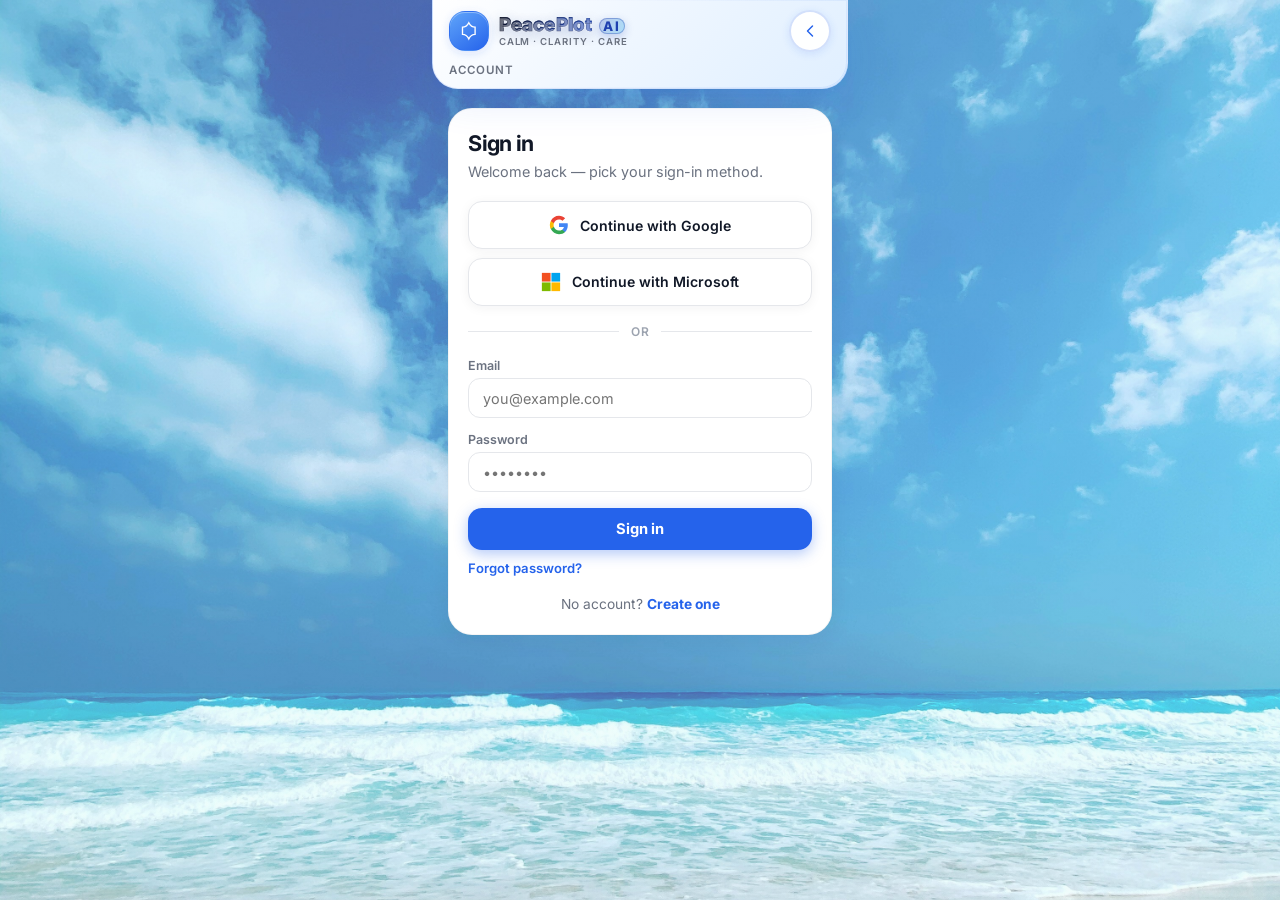
<file: blue-white/sign-in.html>
<!DOCTYPE html>
<html lang="en">
<head>
  <meta charset="UTF-8" />
  <meta name="viewport" content="width=device-width, initial-scale=1, viewport-fit=cover" />
  <meta name="color-scheme" content="light" />
  <meta name="theme-color" content="#F8F9FA" />
  <title>Sign in · PeacePlot</title>
  <link rel="preconnect" href="https://fonts.googleapis.com" />
  <link rel="preconnect" href="https://fonts.gstatic.com" crossorigin />
  <link href="https://fonts.googleapis.com/css2?family=Inter:wght@400;500;600;700&display=swap" rel="stylesheet" />
  <link rel="stylesheet" href="auth.css" />
</head>
<body class="auth-page">
  <div class="auth-shell">
    <div class="auth-header-slab">
      <header class="auth-site-header">
        <a class="auth-brand-lockup" href="index.html">
          <div class="auth-brand-logo" aria-hidden="true">
            <svg viewBox="0 0 24 24" fill="none" stroke="currentColor" stroke-width="1.5" stroke-linecap="round">
              <path d="M12 3c-1.5 3-4 5-7 5v8c3 0 5.5 2 7 5 1.5-3 4-5 7-5V8c-3 0-5.5-2-7-5z" />
            </svg>
          </div>
          <div class="auth-brand-text">
            <strong><span class="brand-titlefx">PeacePlot</span> <span class="brand-titlefx__ai">AI</span></strong>
            <small>Calm · clarity · care</small>
          </div>
        </a>
        <a class="auth-header-back" href="index.html" aria-label="Back to home">
          <svg viewBox="0 0 24 24" fill="none" stroke="currentColor" stroke-width="1.75" stroke-linecap="round" stroke-linejoin="round" aria-hidden="true">
            <path d="M15 18l-6-6 6-6" />
          </svg>
        </a>
      </header>
      <p class="auth-header-kicker">Account</p>
    </div>

    <main class="auth-card">
      <h1 class="auth-title">Sign in</h1>
      <p class="auth-sub">Welcome back — pick your sign-in method.</p>

      <div class="auth-oauth">
        <button type="button" class="oauth-btn oauth-btn--google" id="oauth-google" aria-label="Continue with Google">
          <span class="oauth-btn__icon" aria-hidden="true">
            <!-- Google “G” logo (brand colors) -->
            <svg viewBox="0 0 24 24" width="24" height="24" xmlns="http://www.w3.org/2000/svg">
              <path fill="#4285F4" d="M22.56 12.25c0-.78-.07-1.53-.2-2.25H12v4.26h5.92c-.26 1.37-1.04 2.53-2.21 3.31v2.77h3.57c2.08-1.92 3.28-4.74 3.28-8.09z"/>
              <path fill="#34A853" d="M12 23c2.97 0 5.46-.98 7.28-2.66l-3.57-2.77c-.98.66-2.23 1.06-3.71 1.06-2.86 0-5.29-1.93-6.16-4.53H2.18v2.84C3.99 20.53 7.7 23 12 23z"/>
              <path fill="#FBBC05" d="M5.84 14.09c-.22-.66-.35-1.36-.35-2.09s.13-1.43.35-2.09V7.07H2.18C1.43 8.55 1 10.22 1 12s.43 3.45 1.18 4.93l2.85-2.22.81-.62z"/>
              <path fill="#EA4335" d="M12 5.38c1.62 0 3.06.56 4.21 1.64l3.15-3.15C17.45 2.09 14.97 1 12 1 7.7 1 3.99 3.47 2.18 7.07l3.66 2.84c.87-2.6 3.3-4.53 6.16-4.53z"/>
            </svg>
          </span>
          <span>Continue with Google</span>
        </button>

        <button type="button" class="oauth-btn oauth-btn--microsoft" id="oauth-microsoft" aria-label="Continue with Microsoft">
          <span class="oauth-btn__icon" aria-hidden="true">
            <!-- Microsoft logo (four squares) -->
            <svg viewBox="0 0 23 23" width="24" height="24" xmlns="http://www.w3.org/2000/svg">
              <path fill="#f25022" d="M1 1h10v10H1z"/>
              <path fill="#00a4ef" d="M12 1h10v10H12z"/>
              <path fill="#7fba00" d="M1 12h10v10H1z"/>
              <path fill="#ffb900" d="M12 12h10v10H12z"/>
            </svg>
          </span>
          <span>Continue with Microsoft</span>
        </button>
      </div>

      <div class="auth-divider"><span>or</span></div>

      <form class="auth-form" id="form-signin" novalidate>
        <label for="signin-email">Email</label>
        <input
          id="signin-email"
          name="email"
          type="email"
          autocomplete="email"
          inputmode="email"
          required
          placeholder="you@example.com"
        />

        <label for="signin-password">Password</label>
        <input
          id="signin-password"
          name="password"
          type="password"
          autocomplete="current-password"
          required
          placeholder="••••••••"
        />

        <button type="submit" class="btn-primary-auth">Sign in</button>
        <a class="auth-forgot" href="#" id="link-forgot">Forgot password?</a>
      </form>

      <p class="auth-switch">No account? <a href="sign-up.html">Create one</a></p>
    </main>
  </div>

  <div class="auth-toast" id="auth-toast" role="status" aria-live="polite"></div>

  <script>
    (function () {
      var toast = document.getElementById("auth-toast");
      var t;

      function showToast(msg) {
        toast.textContent = msg;
        toast.classList.add("visible");
        clearTimeout(t);
        t = setTimeout(function () {
          toast.classList.remove("visible");
        }, 2800);
      }

      document.getElementById("oauth-google").addEventListener("click", function () {
        showToast("Google sign-in will connect when the app is linked to a server.");
      });

      document.getElementById("oauth-microsoft").addEventListener("click", function () {
        showToast("Microsoft sign-in will connect when the app is linked to a server.");
      });

      document.getElementById("form-signin").addEventListener("submit", function (e) {
        e.preventDefault();
        var email = document.getElementById("signin-email").value.trim();
        var pw = document.getElementById("signin-password").value;
        if (!email || !pw) {
          showToast("Please enter email and password.");
          return;
        }
        showToast("Email sign-in will be available when accounts go live.");
      });

      document.getElementById("link-forgot").addEventListener("click", function (e) {
        e.preventDefault();
        showToast("Password reset coming soon.");
      });
    })();
  </script>
</body>
</html>
</file>
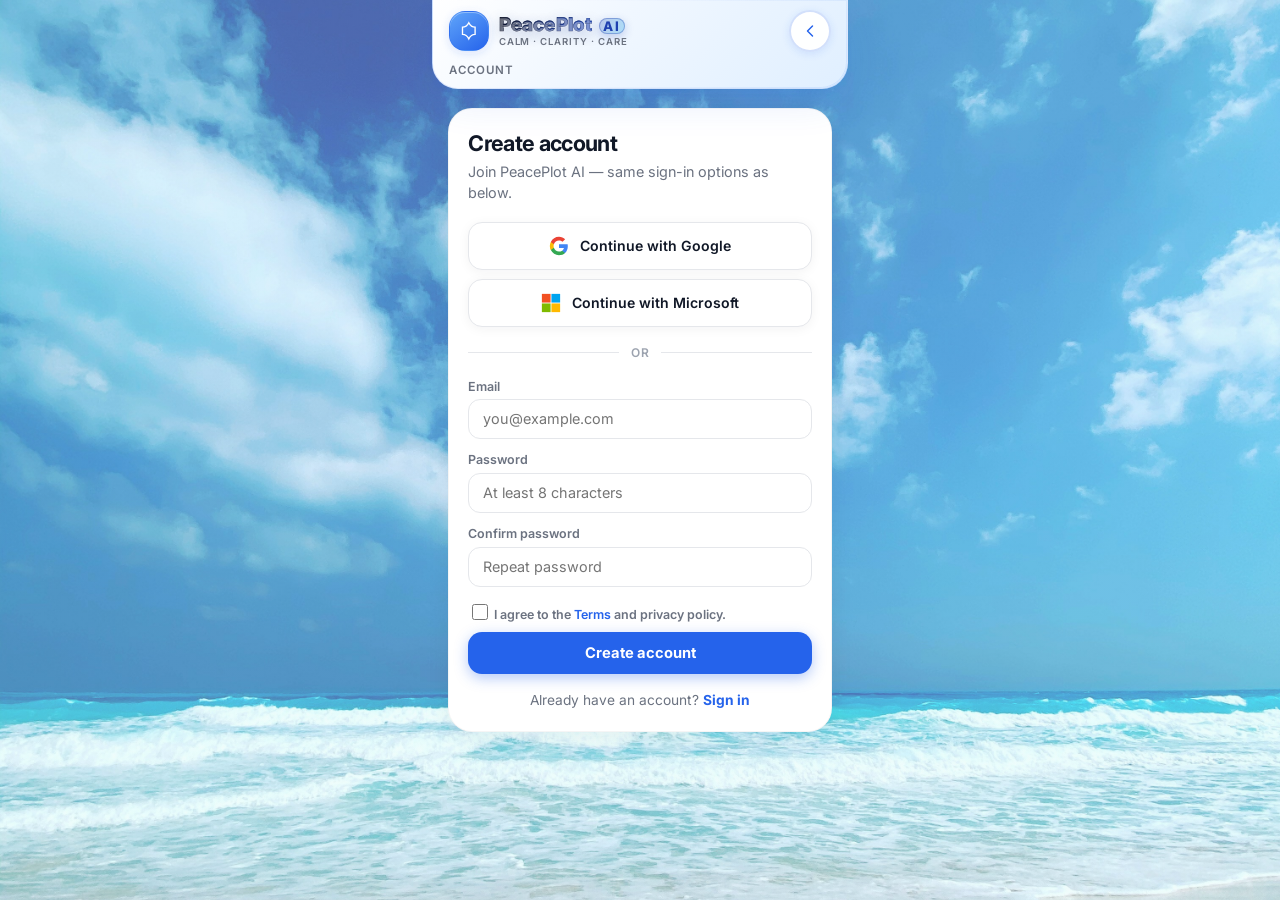
<file: blue-white/sign-up.html>
<!DOCTYPE html>
<html lang="en">
<head>
  <meta charset="UTF-8" />
  <meta name="viewport" content="width=device-width, initial-scale=1, viewport-fit=cover" />
  <meta name="color-scheme" content="light" />
  <meta name="theme-color" content="#F8F9FA" />
  <title>Create account · PeacePlot</title>
  <link rel="preconnect" href="https://fonts.googleapis.com" />
  <link rel="preconnect" href="https://fonts.gstatic.com" crossorigin />
  <link href="https://fonts.googleapis.com/css2?family=Inter:wght@400;500;600;700&display=swap" rel="stylesheet" />
  <link rel="stylesheet" href="auth.css" />
</head>
<body class="auth-page">
  <div class="auth-shell">
    <div class="auth-header-slab">
      <header class="auth-site-header">
        <a class="auth-brand-lockup" href="index.html">
          <div class="auth-brand-logo" aria-hidden="true">
            <svg viewBox="0 0 24 24" fill="none" stroke="currentColor" stroke-width="1.5" stroke-linecap="round">
              <path d="M12 3c-1.5 3-4 5-7 5v8c3 0 5.5 2 7 5 1.5-3 4-5 7-5V8c-3 0-5.5-2-7-5z" />
            </svg>
          </div>
          <div class="auth-brand-text">
            <strong><span class="brand-titlefx">PeacePlot</span> <span class="brand-titlefx__ai">AI</span></strong>
            <small>Calm · clarity · care</small>
          </div>
        </a>
        <a class="auth-header-back" href="index.html" aria-label="Back to home">
          <svg viewBox="0 0 24 24" fill="none" stroke="currentColor" stroke-width="1.75" stroke-linecap="round" stroke-linejoin="round" aria-hidden="true">
            <path d="M15 18l-6-6 6-6" />
          </svg>
        </a>
      </header>
      <p class="auth-header-kicker">Account</p>
    </div>

    <main class="auth-card">
      <h1 class="auth-title">Create account</h1>
      <p class="auth-sub">Join PeacePlot AI — same sign-in options as below.</p>

      <div class="auth-oauth">
        <button type="button" class="oauth-btn oauth-btn--google" id="oauth-google" aria-label="Continue with Google">
          <span class="oauth-btn__icon" aria-hidden="true">
            <svg viewBox="0 0 24 24" width="24" height="24" xmlns="http://www.w3.org/2000/svg">
              <path fill="#4285F4" d="M22.56 12.25c0-.78-.07-1.53-.2-2.25H12v4.26h5.92c-.26 1.37-1.04 2.53-2.21 3.31v2.77h3.57c2.08-1.92 3.28-4.74 3.28-8.09z"/>
              <path fill="#34A853" d="M12 23c2.97 0 5.46-.98 7.28-2.66l-3.57-2.77c-.98.66-2.23 1.06-3.71 1.06-2.86 0-5.29-1.93-6.16-4.53H2.18v2.84C3.99 20.53 7.7 23 12 23z"/>
              <path fill="#FBBC05" d="M5.84 14.09c-.22-.66-.35-1.36-.35-2.09s.13-1.43.35-2.09V7.07H2.18C1.43 8.55 1 10.22 1 12s.43 3.45 1.18 4.93l2.85-2.22.81-.62z"/>
              <path fill="#EA4335" d="M12 5.38c1.62 0 3.06.56 4.21 1.64l3.15-3.15C17.45 2.09 14.97 1 12 1 7.7 1 3.99 3.47 2.18 7.07l3.66 2.84c.87-2.6 3.3-4.53 6.16-4.53z"/>
            </svg>
          </span>
          <span>Continue with Google</span>
        </button>

        <button type="button" class="oauth-btn oauth-btn--microsoft" id="oauth-microsoft" aria-label="Continue with Microsoft">
          <span class="oauth-btn__icon" aria-hidden="true">
            <svg viewBox="0 0 23 23" width="24" height="24" xmlns="http://www.w3.org/2000/svg">
              <path fill="#f25022" d="M1 1h10v10H1z"/>
              <path fill="#00a4ef" d="M12 1h10v10H12z"/>
              <path fill="#7fba00" d="M1 12h10v10H1z"/>
              <path fill="#ffb900" d="M12 12h10v10H12z"/>
            </svg>
          </span>
          <span>Continue with Microsoft</span>
        </button>
      </div>

      <div class="auth-divider"><span>or</span></div>

      <form class="auth-form" id="form-signup" novalidate>
        <label for="signup-email">Email</label>
        <input
          id="signup-email"
          name="email"
          type="email"
          autocomplete="email"
          inputmode="email"
          required
          placeholder="you@example.com"
        />

        <label for="signup-password">Password</label>
        <input
          id="signup-password"
          name="password"
          type="password"
          autocomplete="new-password"
          required
          minlength="8"
          placeholder="At least 8 characters"
        />

        <label for="signup-password2">Confirm password</label>
        <input
          id="signup-password2"
          name="password2"
          type="password"
          autocomplete="new-password"
          required
          placeholder="Repeat password"
        />

        <label class="auth-check">
          <input type="checkbox" id="signup-terms" name="terms" required />
          <span>I agree to the <a href="#" id="link-terms">Terms</a> and privacy policy.</span>
        </label>

        <button type="submit" class="btn-primary-auth">Create account</button>
      </form>

      <p class="auth-switch">Already have an account? <a href="sign-in.html">Sign in</a></p>
    </main>
  </div>

  <div class="auth-toast" id="auth-toast" role="status" aria-live="polite"></div>

  <script>
    (function () {
      var toast = document.getElementById("auth-toast");
      var t;

      function showToast(msg) {
        toast.textContent = msg;
        toast.classList.add("visible");
        clearTimeout(t);
        t = setTimeout(function () {
          toast.classList.remove("visible");
        }, 2800);
      }

      document.getElementById("oauth-google").addEventListener("click", function () {
        showToast("Google sign-up will connect when the app is linked to a server.");
      });

      document.getElementById("oauth-microsoft").addEventListener("click", function () {
        showToast("Microsoft sign-up will connect when the app is linked to a server.");
      });

      document.getElementById("link-terms").addEventListener("click", function (e) {
        e.preventDefault();
        showToast("Terms page coming soon.");
      });

      document.getElementById("form-signup").addEventListener("submit", function (e) {
        e.preventDefault();
        var email = document.getElementById("signup-email").value.trim();
        var pw = document.getElementById("signup-password").value;
        var pw2 = document.getElementById("signup-password2").value;
        var terms = document.getElementById("signup-terms").checked;
        if (!email || !pw) {
          showToast("Please fill in email and password.");
          return;
        }
        if (pw !== pw2) {
          showToast("Passwords do not match.");
          return;
        }
        if (!terms) {
          showToast("Please accept the Terms to continue.");
          return;
        }
        showToast("Email sign-up will be available when accounts go live.");
      });
    })();
  </script>
</body>
</html>
</file>
<file: blue-white/auth.css>
/* PeacePlot auth pages — shared with sign-in.html & sign-up.html */
:root {
  --bg: #f8f9fa;
  --surface: #ffffff;
  --ink: #111827;
  --muted: #6b7280;
  --muted2: #9ca3af;
  --primary: #2563eb;
  --primary-hover: #1d4ed8;
  --border: #e5e7eb;
  --page-bg-image: url("assets/nour-elhakim-CsiFAKKBwUc-unsplash.jpg");
  --radius: 24px;
  --shadow: 0 4px 24px rgba(17, 24, 39, 0.06);
  --shadow-sm: 0 2px 12px rgba(17, 24, 39, 0.05);
  font-family: Inter, system-ui, -apple-system, sans-serif;
}

*,
*::before,
*::after {
  box-sizing: border-box;
}

body.auth-page {
  margin: 0;
  min-height: 100dvh;
  font-family: Inter, system-ui, -apple-system, sans-serif;
  color: var(--ink);
  background-color: var(--bg);
  background-image:
    linear-gradient(rgba(248, 249, 250, 0.3), rgba(248, 249, 250, 0.3)),
    var(--page-bg-image);
  background-size: cover;
  background-position: center;
  background-repeat: no-repeat;
  background-attachment: fixed;
  -webkit-font-smoothing: antialiased;
}

.auth-shell {
  max-width: 26rem;
  margin: 0 auto;
  padding: 0.85rem 1rem calc(1.5rem + env(safe-area-inset-bottom, 0px));
}

/* Match landing `.header-slab` + brand row */
.auth-header-slab {
  margin: -0.85rem -1rem 1.15rem;
  padding: calc(0.62rem + env(safe-area-inset-top, 0px)) 1rem 0.72rem;
  background: linear-gradient(135deg, #ffffff 0%, #f0f7ff 42%, #e0efff 100%);
  border-radius: 0 0 26px 26px;
  border: 1px solid rgba(37, 99, 235, 0.14);
  border-top: none;
  box-shadow:
    0 4px 6px rgba(37, 99, 235, 0.04),
    0 18px 40px -8px rgba(37, 99, 235, 0.14);
  position: sticky;
  top: 0;
  z-index: 120;
  backdrop-filter: blur(6px) saturate(120%);
  -webkit-backdrop-filter: blur(6px) saturate(120%);
}

.auth-header-slab::before {
  content: "";
  position: absolute;
  inset: 0;
  border-radius: inherit;
  padding: 1px;
  background: linear-gradient(135deg, rgba(255, 255, 255, 0.9), rgba(59, 130, 246, 0.15));
  -webkit-mask: linear-gradient(#fff 0 0) content-box, linear-gradient(#fff 0 0);
  mask: linear-gradient(#fff 0 0) content-box, linear-gradient(#fff 0 0);
  -webkit-mask-composite: xor;
  mask-composite: exclude;
  pointer-events: none;
  opacity: 0.85;
}

.auth-site-header {
  display: flex;
  align-items: center;
  justify-content: space-between;
  gap: 0.75rem;
  position: relative;
  z-index: 1;
}

.auth-brand-lockup {
  display: flex;
  align-items: center;
  gap: 0.6rem;
  min-width: 0;
  text-decoration: none;
  color: inherit;
}

.auth-brand-lockup:hover .auth-brand-text strong {
  color: var(--primary);
}

.auth-brand-logo {
  width: 2.5rem;
  height: 2.5rem;
  flex-shrink: 0;
  border-radius: 16px;
  background: linear-gradient(145deg, #60a5fa 0%, var(--primary) 100%);
  border: 1px solid rgba(37, 99, 235, 0.22);
  display: flex;
  align-items: center;
  justify-content: center;
  box-shadow:
    0 2px 8px rgba(37, 99, 235, 0.2),
    0 0 0 3px rgba(255, 255, 255, 0.95),
    inset 0 1px 0 rgba(255, 255, 255, 0.35);
}

.auth-brand-logo svg {
  width: 1.35rem;
  height: 1.35rem;
  color: #fff;
}

.auth-brand-text {
  min-width: 0;
}

.auth-brand-text strong {
  display: block;
  font-size: 1.18rem;
  font-weight: 800;
  letter-spacing: 0.01em;
  line-height: 1.06;
  color: var(--ink);
  transition: color 0.15s ease;
}

.brand-titlefx {
  display: inline-block;
  background-image: linear-gradient(110deg, #020617 0%, #1e3a8a 20%, #1d4ed8 42%, #0ea5e9 60%, #2563eb 80%, #020617 100%);
  background-size: 300% 100%;
  background-position: 0% 50%;
  -webkit-background-clip: text;
  background-clip: text;
  color: transparent;
  -webkit-text-fill-color: transparent;
  -webkit-text-stroke: 0.45px rgba(2, 6, 23, 0.35);
  text-shadow:
    0 1px 0 rgba(255, 255, 255, 0.42),
    0 4px 14px rgba(30, 58, 138, 0.3);
  animation:
    brand-calm-flow 4.2s linear infinite,
    brand-title-glow 2.6s ease-in-out infinite;
}

.brand-titlefx__ai {
  display: inline-block;
  margin-left: 0.16em;
  padding: 0.06em 0.36em 0.05em;
  border-radius: 999px;
  font-size: 0.7em;
  letter-spacing: 0.1em;
  font-weight: 800;
  text-transform: uppercase;
  background: linear-gradient(120deg, rgba(30, 64, 175, 0.26), rgba(14, 165, 233, 0.3));
  color: #1e40af;
  -webkit-text-fill-color: #1e40af;
  box-shadow:
    inset 0 0 0 1px rgba(30, 64, 175, 0.35),
    0 3px 10px rgba(30, 64, 175, 0.24);
  animation:
    brand-ai-breathe 2.1s ease-in-out infinite,
    brand-ai-shift 3.6s linear infinite;
}

@keyframes brand-calm-flow {
  0%,
  100% { background-position: 0% 50%; }
  50% { background-position: 100% 50%; }
}

@keyframes brand-ai-breathe {
  0%,
  100% { box-shadow: inset 0 0 0 1px rgba(37, 99, 235, 0.26), 0 2px 8px rgba(37, 99, 235, 0.15); }
  50% { box-shadow: inset 0 0 0 1px rgba(16, 185, 129, 0.42), 0 3px 10px rgba(16, 185, 129, 0.18); }
}

@keyframes brand-title-glow {
  0%,
  100% { filter: saturate(100%) brightness(100%); }
  50% { filter: saturate(122%) brightness(108%); }
}

@keyframes brand-ai-shift {
  0%,
  100% { transform: translateY(0); }
  50% { transform: translateY(-1px); }
}

.auth-brand-text small {
  display: block;
  font-size: 0.6rem;
  font-weight: 600;
  text-transform: uppercase;
  letter-spacing: 0.1em;
  color: var(--muted);
  margin-top: 0.08rem;
}

/* Back / home — right side, matches landing header chrome */
.auth-header-back {
  flex-shrink: 0;
  width: 2.65rem;
  height: 2.65rem;
  display: flex;
  align-items: center;
  justify-content: center;
  border-radius: 50%;
  border: 2px solid rgba(37, 99, 235, 0.2);
  background: rgba(255, 255, 255, 0.95);
  color: var(--primary);
  text-decoration: none;
  box-shadow:
    0 2px 8px rgba(37, 99, 235, 0.12),
    0 0 0 1px rgba(255, 255, 255, 0.8) inset;
  transition: border-color 0.15s ease, box-shadow 0.15s ease, background 0.15s ease;
}

.auth-header-back:hover {
  border-color: var(--primary);
  background: #fff;
  box-shadow:
    0 2px 12px rgba(37, 99, 235, 0.18),
    0 0 0 1px rgba(255, 255, 255, 0.9) inset;
}

.auth-header-back:focus-visible {
  outline: 2px solid var(--primary);
  outline-offset: 2px;
}

.auth-header-back svg {
  width: 1.25rem;
  height: 1.25rem;
}

.auth-header-kicker {
  position: relative;
  z-index: 1;
  margin: 0.65rem 0 0;
  font-size: 0.72rem;
  font-weight: 600;
  text-transform: uppercase;
  letter-spacing: 0.08em;
  color: var(--muted);
}

.auth-card {
  background: var(--surface);
  border-radius: var(--radius);
  padding: 1.35rem 1.2rem 1.4rem;
  box-shadow: var(--shadow);
  border: 1px solid rgba(0, 0, 0, 0.04);
}

.auth-title {
  margin: 0;
  font-size: 1.35rem;
  font-weight: 700;
  letter-spacing: -0.03em;
}

.auth-sub {
  margin: 0.35rem 0 1.15rem;
  font-size: 0.9rem;
  color: var(--muted);
  line-height: 1.45;
}

.auth-oauth {
  display: flex;
  flex-direction: column;
  gap: 0.55rem;
}

/* OAuth: neutral surface; official brand logos in icon slot */
.oauth-btn {
  display: flex;
  align-items: center;
  justify-content: center;
  gap: 0.65rem;
  width: 100%;
  min-height: 3rem;
  padding: 0.6rem 1rem;
  border: 1px solid var(--border);
  border-radius: 14px;
  background: var(--surface);
  font: inherit;
  font-size: 0.88rem;
  font-weight: 600;
  color: var(--ink);
  cursor: pointer;
  box-shadow: var(--shadow-sm);
  transition: background 0.15s ease, border-color 0.15s ease, box-shadow 0.15s ease;
}

.oauth-btn:hover {
  background: #f9fafb;
  border-color: #d1d5db;
  box-shadow: 0 2px 16px rgba(17, 24, 39, 0.08);
}

.oauth-btn:focus-visible {
  outline: 2px solid var(--primary);
  outline-offset: 2px;
}

.oauth-btn__icon {
  flex-shrink: 0;
  width: 1.35rem;
  height: 1.35rem;
  display: flex;
  align-items: center;
  justify-content: center;
}

.oauth-btn__icon svg {
  width: 1.25rem;
  height: 1.25rem;
  display: block;
}

.auth-divider {
  display: flex;
  align-items: center;
  gap: 0.75rem;
  margin: 1.15rem 0;
  color: var(--muted2);
  font-size: 0.75rem;
  font-weight: 600;
  text-transform: uppercase;
  letter-spacing: 0.06em;
}

.auth-divider::before,
.auth-divider::after {
  content: "";
  flex: 1;
  height: 1px;
  background: var(--border);
}

.auth-form label {
  display: block;
  font-size: 0.78rem;
  font-weight: 600;
  color: var(--muted);
  margin-bottom: 0.35rem;
}

.auth-form input[type="email"],
.auth-form input[type="password"] {
  width: 100%;
  margin-bottom: 0.85rem;
  padding: 0.65rem 0.85rem;
  border: 1px solid var(--border);
  border-radius: 12px;
  font: inherit;
  font-size: 0.9rem;
  color: var(--ink);
  background: #fff;
  transition: border-color 0.15s ease, box-shadow 0.15s ease;
}

.auth-form input:focus {
  outline: none;
  border-color: var(--primary);
  box-shadow: 0 0 0 3px rgba(37, 99, 235, 0.15);
}

.auth-form .field-error {
  font-size: 0.72rem;
  color: #dc2626;
  margin: -0.5rem 0 0.65rem;
  min-height: 0;
}

.auth-check {
  display: flex;
  align-items: flex-start;
  gap: 0.5rem;
  margin-bottom: 1rem;
  font-size: 0.8rem;
  line-height: 1.4;
  color: var(--muted);
}

.auth-check input {
  margin-top: 0.2rem;
  width: 1rem;
  height: 1rem;
  accent-color: var(--primary);
}

.auth-check a {
  color: var(--primary);
  font-weight: 600;
  text-decoration: none;
}

.auth-check a:hover {
  text-decoration: underline;
}

.btn-primary-auth {
  width: 100%;
  margin-top: 0.15rem;
  padding: 0.75rem 1rem;
  border: none;
  border-radius: 14px;
  background: var(--primary);
  color: #fff;
  font: inherit;
  font-size: 0.92rem;
  font-weight: 700;
  cursor: pointer;
  box-shadow: 0 4px 14px rgba(37, 99, 235, 0.35);
  transition: background 0.15s ease;
}

.btn-primary-auth:hover {
  background: var(--primary-hover);
}

.btn-primary-auth:focus-visible {
  outline: 2px solid var(--primary);
  outline-offset: 2px;
}

.auth-forgot {
  display: inline-block;
  margin: 0.65rem 0 0;
  font-size: 0.82rem;
  font-weight: 600;
  color: var(--primary);
  text-decoration: none;
}

.auth-forgot:hover {
  text-decoration: underline;
}

.auth-switch {
  margin: 1.15rem 0 0;
  text-align: center;
  font-size: 0.86rem;
  color: var(--muted);
}

.auth-switch a {
  color: var(--primary);
  font-weight: 700;
  text-decoration: none;
}

.auth-switch a:hover {
  text-decoration: underline;
}

.auth-toast {
  position: fixed;
  left: 50%;
  bottom: calc(1.25rem + env(safe-area-inset-bottom, 0px));
  transform: translateX(-50%) translateY(120%);
  z-index: 100;
  padding: 0.6rem 1rem;
  border-radius: 999px;
  font-size: 0.78rem;
  font-weight: 500;
  color: var(--ink);
  background: var(--surface);
  border: 1px solid var(--border);
  box-shadow: var(--shadow);
  opacity: 0;
  pointer-events: none;
  transition: transform 0.3s ease, opacity 0.3s ease;
  max-width: min(92vw, 20rem);
  text-align: center;
}

.auth-toast.visible {
  transform: translateX(-50%) translateY(0);
  opacity: 1;
}

@media (prefers-reduced-motion: reduce) {
  .brand-titlefx,
  .brand-titlefx__ai {
    animation: none;
  }
  .auth-toast {
    transition: none;
  }
}
</file>
